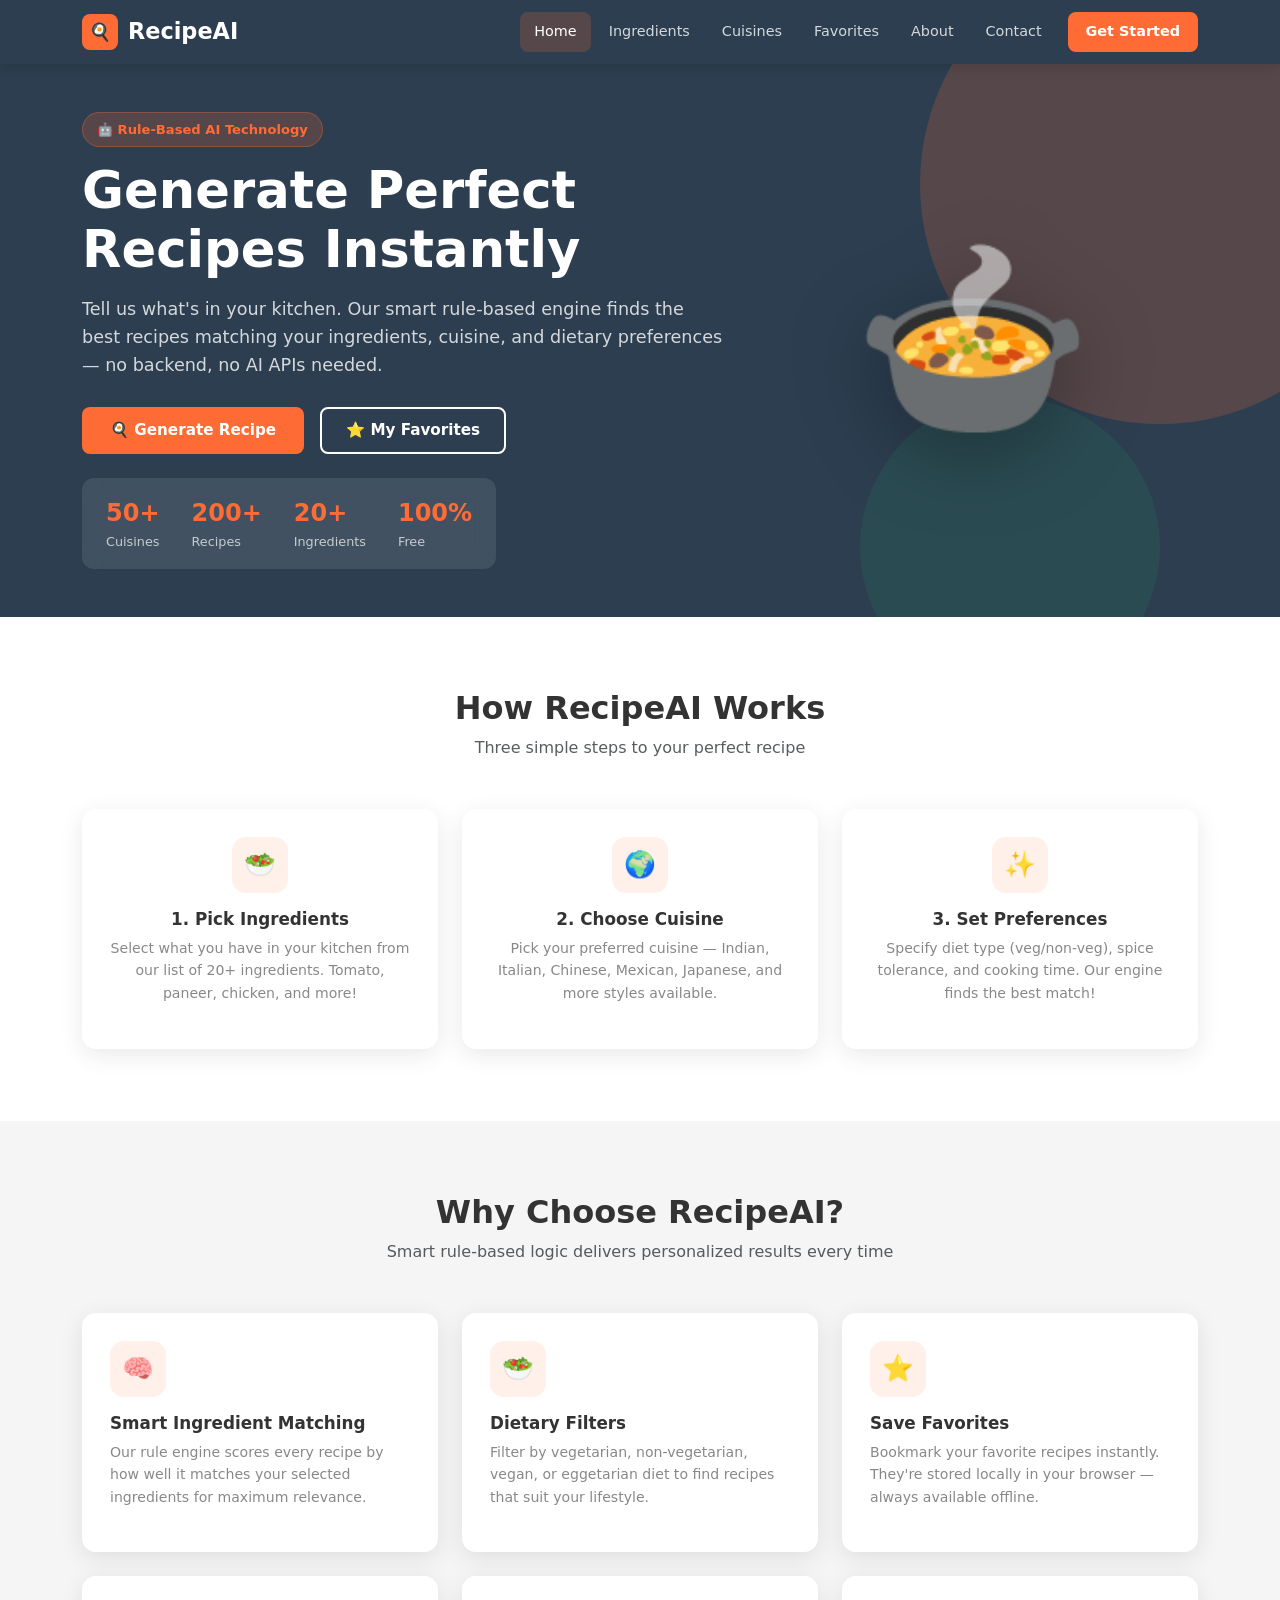
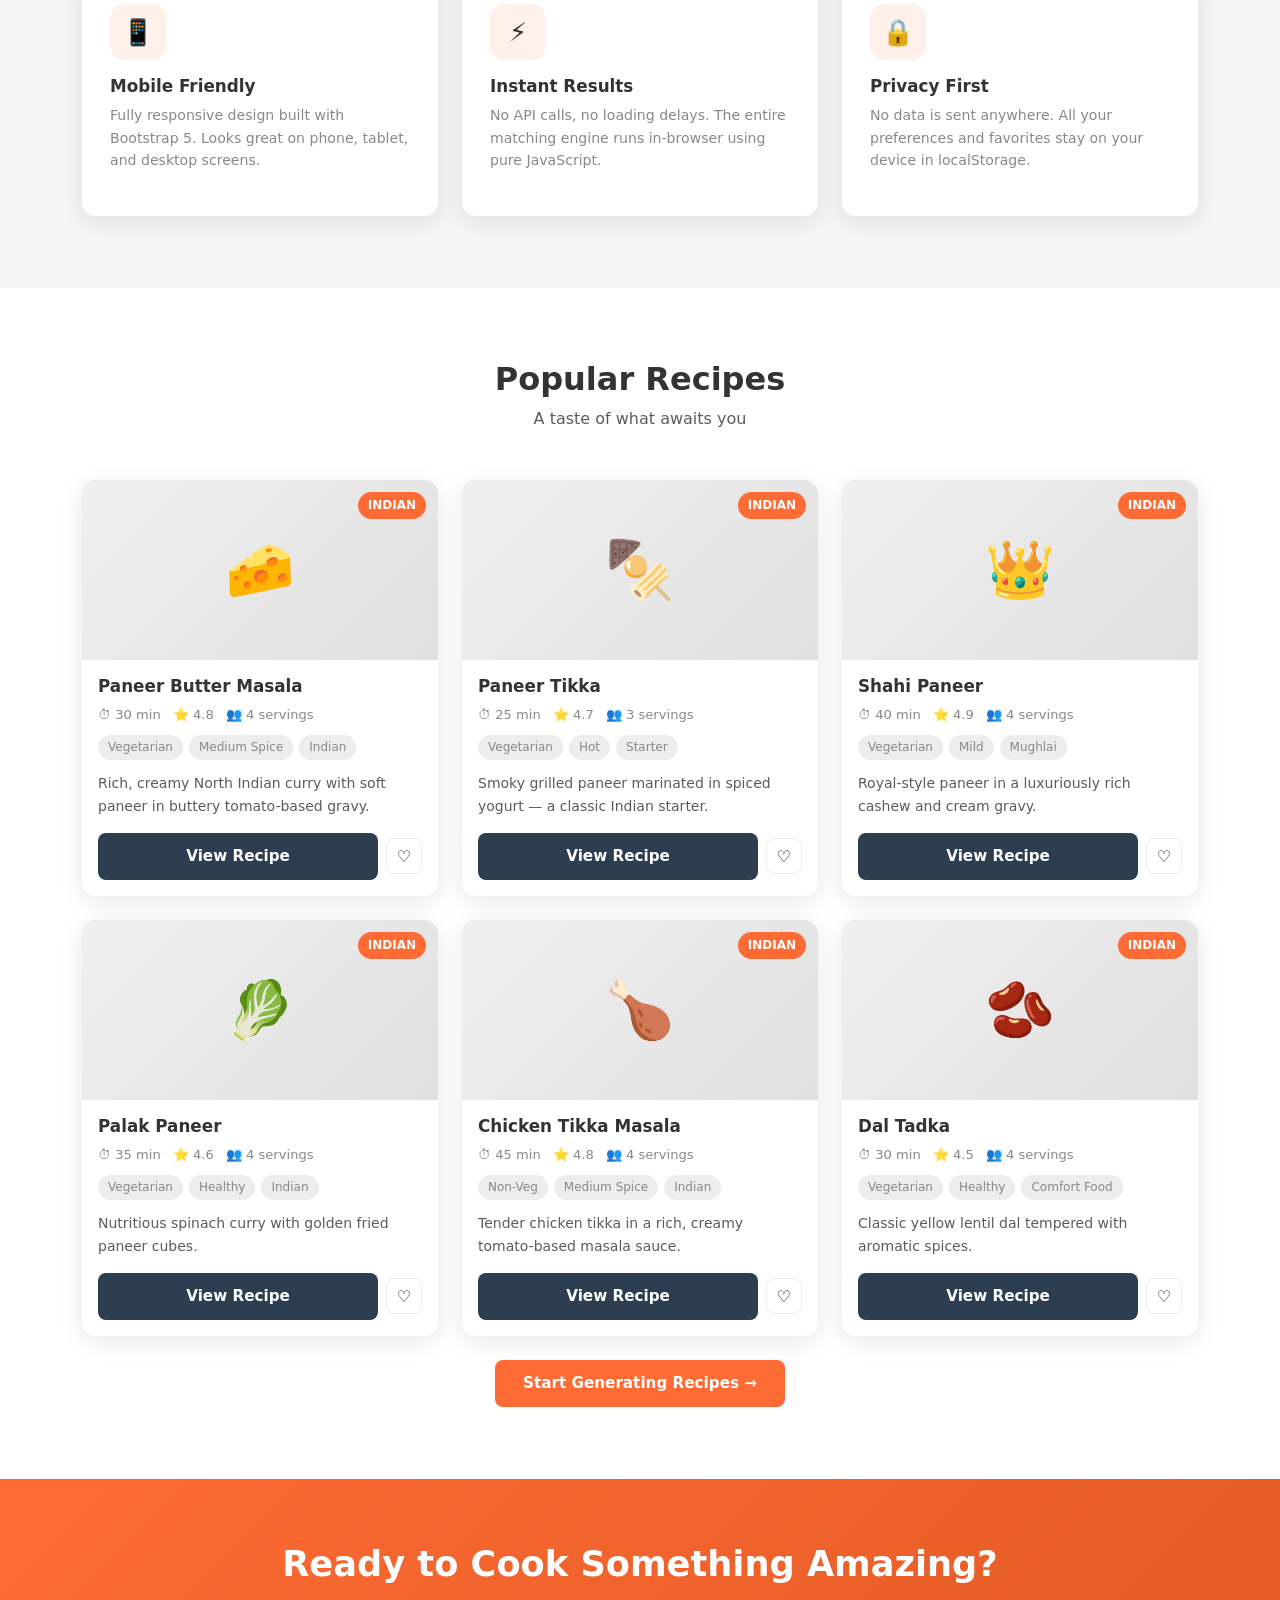
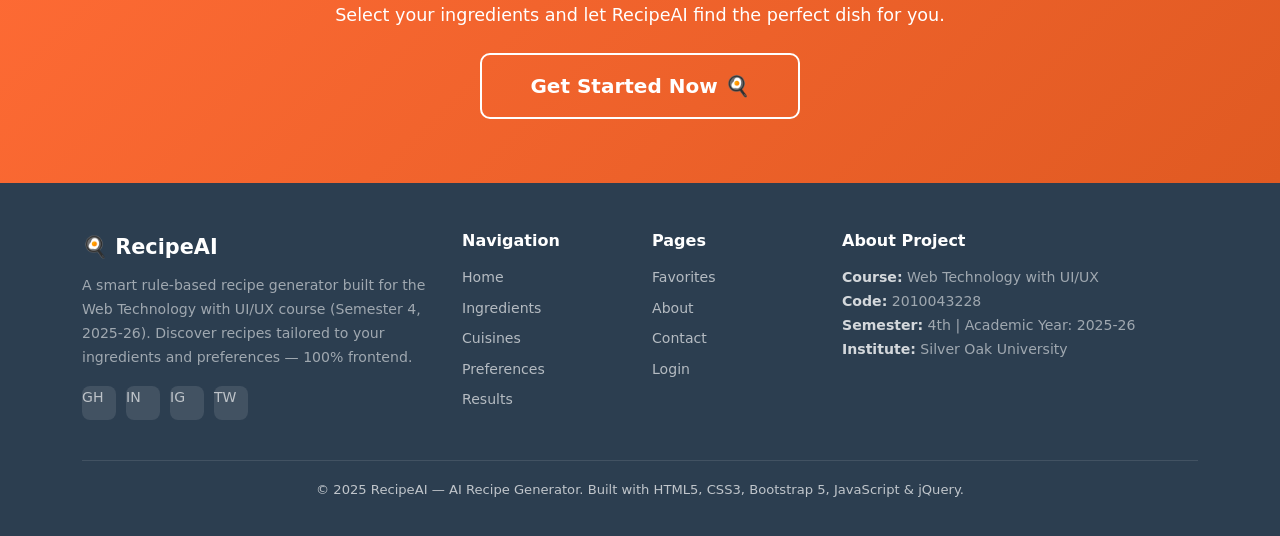
<file: Code/index.html>
<!DOCTYPE html>
<html lang="en">
<head>
  <meta charset="UTF-8">
  <meta name="viewport" content="width=device-width, initial-scale=1.0">
  <title>RecipeAI — AI Recipe Generator</title>
  <link rel="stylesheet" href="https://cdn.jsdelivr.net/npm/bootstrap@5.3.2/dist/css/bootstrap.min.css">
  <link rel="stylesheet" href="assets/css/style.css">
</head>
<body>

  <!-- Navbar -->
  <div data-component="navbar"></div>

  <!-- Hero Section -->
  <section class="hero-section">
    <div class="container position-relative" style="z-index:1">
      <div class="row align-items-center min-vh-75 py-5">
        <div class="col-lg-7">
          <span class="hero-badge">🤖 Rule-Based AI Technology</span>
          <h1>Generate Perfect<br>Recipes Instantly</h1>
          <p>Tell us what's in your kitchen. Our smart rule-based engine finds the best recipes matching your ingredients, cuisine, and dietary preferences — no backend, no AI APIs needed.</p>
          <div class="d-flex gap-3 flex-wrap">
            <a href="ingredients.html" class="btn btn-primary-custom btn-lg">
              🍳 Generate Recipe
            </a>
            <a href="favorites.html" class="btn btn-outline-custom btn-lg text-white border-white">
              ⭐ My Favorites
            </a>
          </div>

          <div class="hero-stats stats-bar mt-4">
            <div class="hero-stat">
              <div class="value"><span class="counter" data-target="50">0</span>+</div>
              <div class="label">Cuisines</div>
            </div>
            <div class="hero-stat">
              <div class="value"><span class="counter" data-target="200">0</span>+</div>
              <div class="label">Recipes</div>
            </div>
            <div class="hero-stat">
              <div class="value"><span class="counter" data-target="20">0</span>+</div>
              <div class="label">Ingredients</div>
            </div>
            <div class="hero-stat">
              <div class="value">100%</div>
              <div class="label">Free</div>
            </div>
          </div>
        </div>

        <div class="col-lg-5 d-none d-lg-flex justify-content-center align-items-center">
          <div style="font-size:12rem;line-height:1;filter:drop-shadow(0 20px 40px rgba(0,0,0,0.3))">🍲</div>
        </div>
      </div>
    </div>
  </section>

  <!-- How It Works -->
  <section class="section-gap bg-white">
    <div class="container">
      <div class="text-center mb-5">
        <h2 class="fw-bold">How RecipeAI Works</h2>
        <p class="text-muted">Three simple steps to your perfect recipe</p>
      </div>
      <div class="row g-4 justify-content-center">
        <div class="col-md-4">
          <div class="feature-card text-center">
            <div class="feature-icon mx-auto">🥗</div>
            <h5>1. Pick Ingredients</h5>
            <p>Select what you have in your kitchen from our list of 20+ ingredients. Tomato, paneer, chicken, and more!</p>
          </div>
        </div>
        <div class="col-md-4">
          <div class="feature-card text-center">
            <div class="feature-icon mx-auto">🌍</div>
            <h5>2. Choose Cuisine</h5>
            <p>Pick your preferred cuisine — Indian, Italian, Chinese, Mexican, Japanese, and more styles available.</p>
          </div>
        </div>
        <div class="col-md-4">
          <div class="feature-card text-center">
            <div class="feature-icon mx-auto">✨</div>
            <h5>3. Set Preferences</h5>
            <p>Specify diet type (veg/non-veg), spice tolerance, and cooking time. Our engine finds the best match!</p>
          </div>
        </div>
      </div>
    </div>
  </section>

  <!-- Features Section -->
  <section class="section-gap">
    <div class="container">
      <div class="text-center mb-5">
        <h2 class="fw-bold">Why Choose RecipeAI?</h2>
        <p class="text-muted">Smart rule-based logic delivers personalized results every time</p>
      </div>
      <div class="row g-4">
        <div class="col-md-6 col-lg-4">
          <div class="feature-card">
            <div class="feature-icon">🧠</div>
            <h5>Smart Ingredient Matching</h5>
            <p>Our rule engine scores every recipe by how well it matches your selected ingredients for maximum relevance.</p>
          </div>
        </div>
        <div class="col-md-6 col-lg-4">
          <div class="feature-card">
            <div class="feature-icon">🥗</div>
            <h5>Dietary Filters</h5>
            <p>Filter by vegetarian, non-vegetarian, vegan, or eggetarian diet to find recipes that suit your lifestyle.</p>
          </div>
        </div>
        <div class="col-md-6 col-lg-4">
          <div class="feature-card">
            <div class="feature-icon">⭐</div>
            <h5>Save Favorites</h5>
            <p>Bookmark your favorite recipes instantly. They're stored locally in your browser — always available offline.</p>
          </div>
        </div>
        <div class="col-md-6 col-lg-4">
          <div class="feature-card">
            <div class="feature-icon">📱</div>
            <h5>Mobile Friendly</h5>
            <p>Fully responsive design built with Bootstrap 5. Looks great on phone, tablet, and desktop screens.</p>
          </div>
        </div>
        <div class="col-md-6 col-lg-4">
          <div class="feature-card">
            <div class="feature-icon">⚡</div>
            <h5>Instant Results</h5>
            <p>No API calls, no loading delays. The entire matching engine runs in-browser using pure JavaScript.</p>
          </div>
        </div>
        <div class="col-md-6 col-lg-4">
          <div class="feature-card">
            <div class="feature-icon">🔒</div>
            <h5>Privacy First</h5>
            <p>No data is sent anywhere. All your preferences and favorites stay on your device in localStorage.</p>
          </div>
        </div>
      </div>
    </div>
  </section>

  <!-- Popular Recipes Preview -->
  <section class="section-gap bg-white">
    <div class="container">
      <div class="text-center mb-5">
        <h2 class="fw-bold">Popular Recipes</h2>
        <p class="text-muted">A taste of what awaits you</p>
      </div>
      <div class="row g-4" id="popularRecipes"></div>
      <div class="text-center mt-4">
        <a href="ingredients.html" class="btn btn-primary-custom btn-lg">Start Generating Recipes →</a>
      </div>
    </div>
  </section>

  <!-- CTA Banner -->
  <section style="background:linear-gradient(135deg,#FF6B35,#e05a22);padding:64px 0;">
    <div class="container text-center text-white">
      <h2 class="fw-bold mb-3" style="font-size:2.2rem">Ready to Cook Something Amazing?</h2>
      <p class="mb-4 opacity-90" style="font-size:1.1rem">Select your ingredients and let RecipeAI find the perfect dish for you.</p>
      <a href="ingredients.html" class="btn btn-lg text-white border-2 border-white fw-bold px-5 py-3"
         style="border:2px solid white;border-radius:10px">
        Get Started Now 🍳
      </a>
    </div>
  </section>

  <!-- Footer -->
  <div data-component="footer"></div>

  <!-- Scripts -->
  <script src="https://cdn.jsdelivr.net/npm/bootstrap@5.3.2/dist/js/bootstrap.bundle.min.js"></script>
  <script src="https://code.jquery.com/jquery-3.7.1.min.js"></script>
  <script src="assets/js/recipes-data.js"></script>
  <script src="assets/js/components.js"></script>
  <script src="assets/js/app.js"></script>
  <script>
    // Render popular recipes on home page
    $(document).ready(function () {
      const popular = RECIPES_DB.slice(0, 6);
      popular.forEach(recipe => {
        const isFav = JSON.parse(localStorage.getItem("recipeai_favorites") || "[]").includes(recipe.id);
        $("#popularRecipes").append(`
          <div class="col-md-6 col-lg-4">
            <div class="recipe-card">
              <div class="card-img-wrap">
                <span>${recipe.emoji}</span>
                <span class="match-badge">${recipe.cuisine.toUpperCase()}</span>
              </div>
              <div class="card-body">
                <h5 class="card-title">${recipe.name}</h5>
                <div class="card-meta">
                  <span>⏱ ${recipe.time} min</span>
                  <span>⭐ ${recipe.rating}</span>
                  <span>👥 ${recipe.servings} servings</span>
                </div>
                <div class="card-tags">
                  ${recipe.tags.map(t => `<span class="card-tag">${t}</span>`).join("")}
                </div>
                <p class="text-muted small mb-3">${recipe.description}</p>
                <div class="card-actions">
                  <button class="btn btn-sm btn-secondary-custom flex-grow-1"
                    onclick="location.href='recipe-detail.html?id=${recipe.id}'">View Recipe</button>
                  <button class="fav-btn ${isFav ? 'active' : ''}" data-id="${recipe.id}">${isFav ? '❤️' : '♡'}</button>
                </div>
              </div>
            </div>
          </div>`);
      });
    });
  </script>
</body>
</html>
</file>
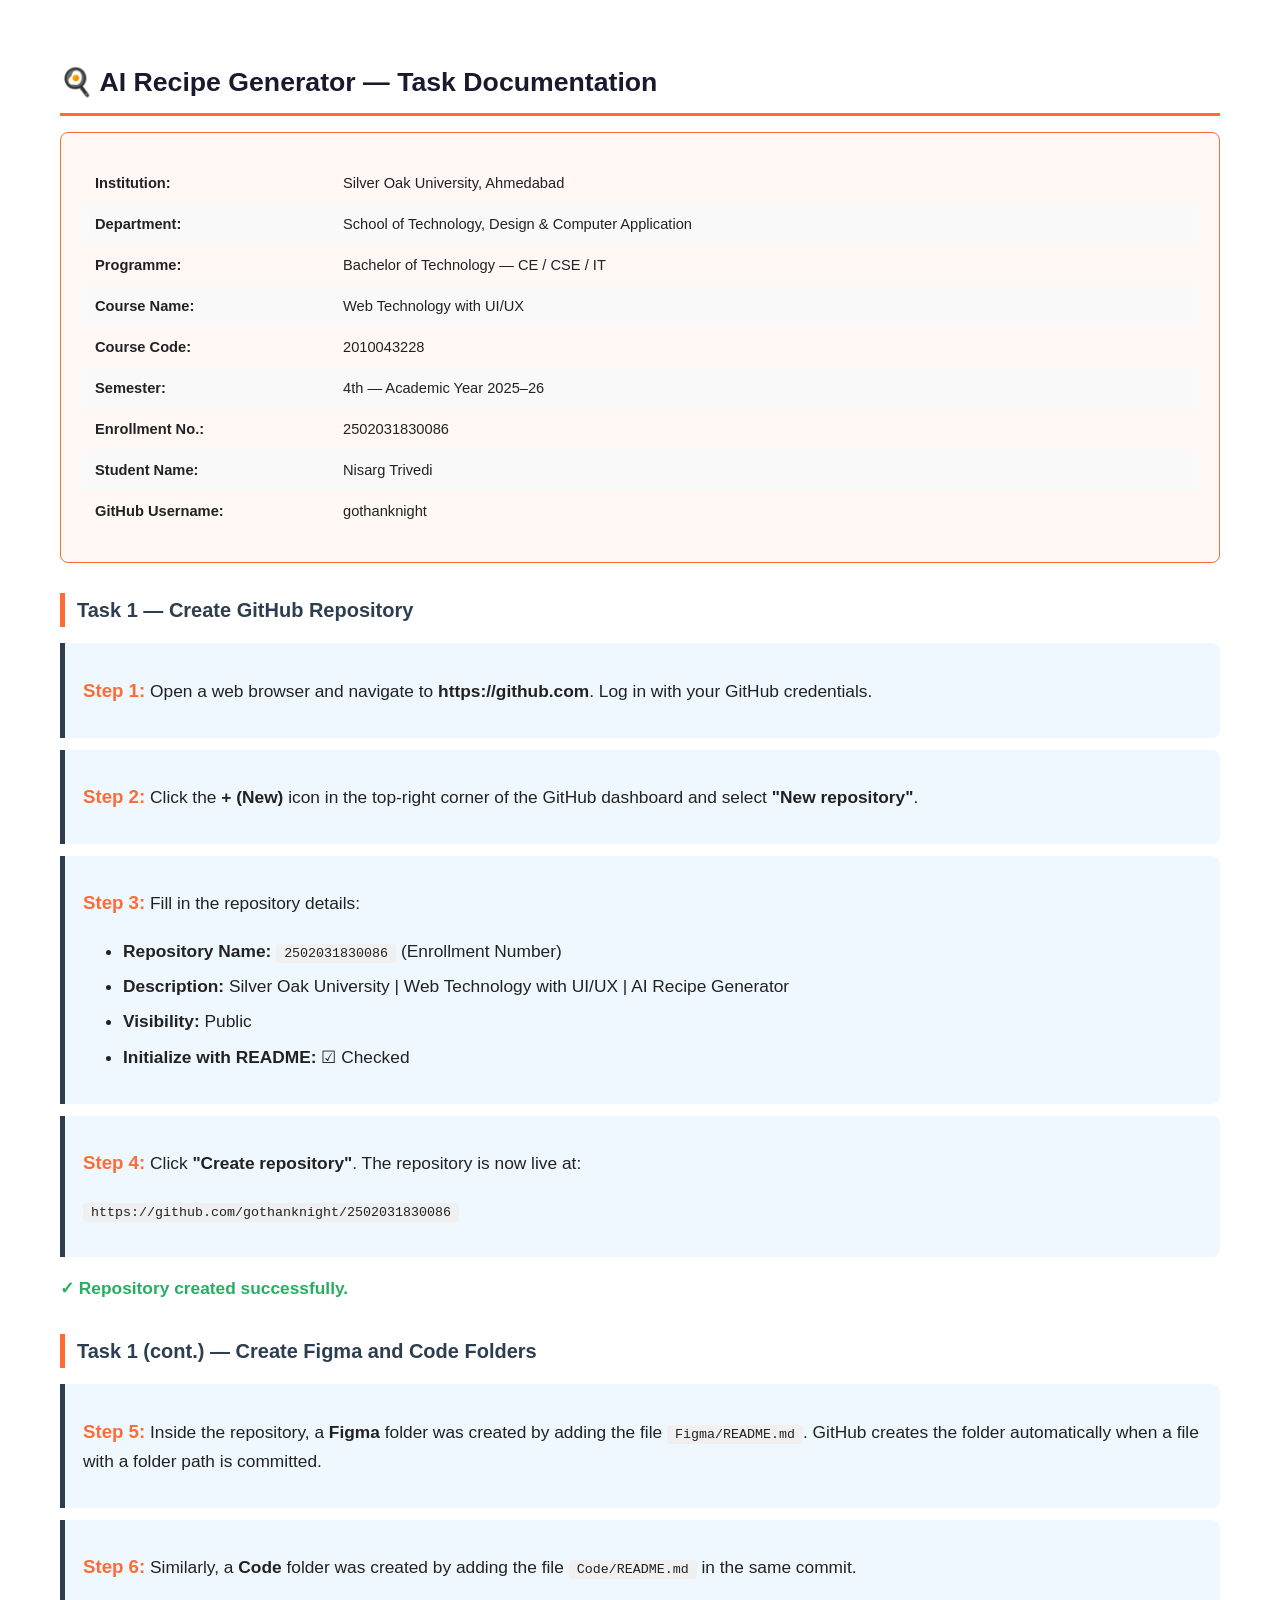
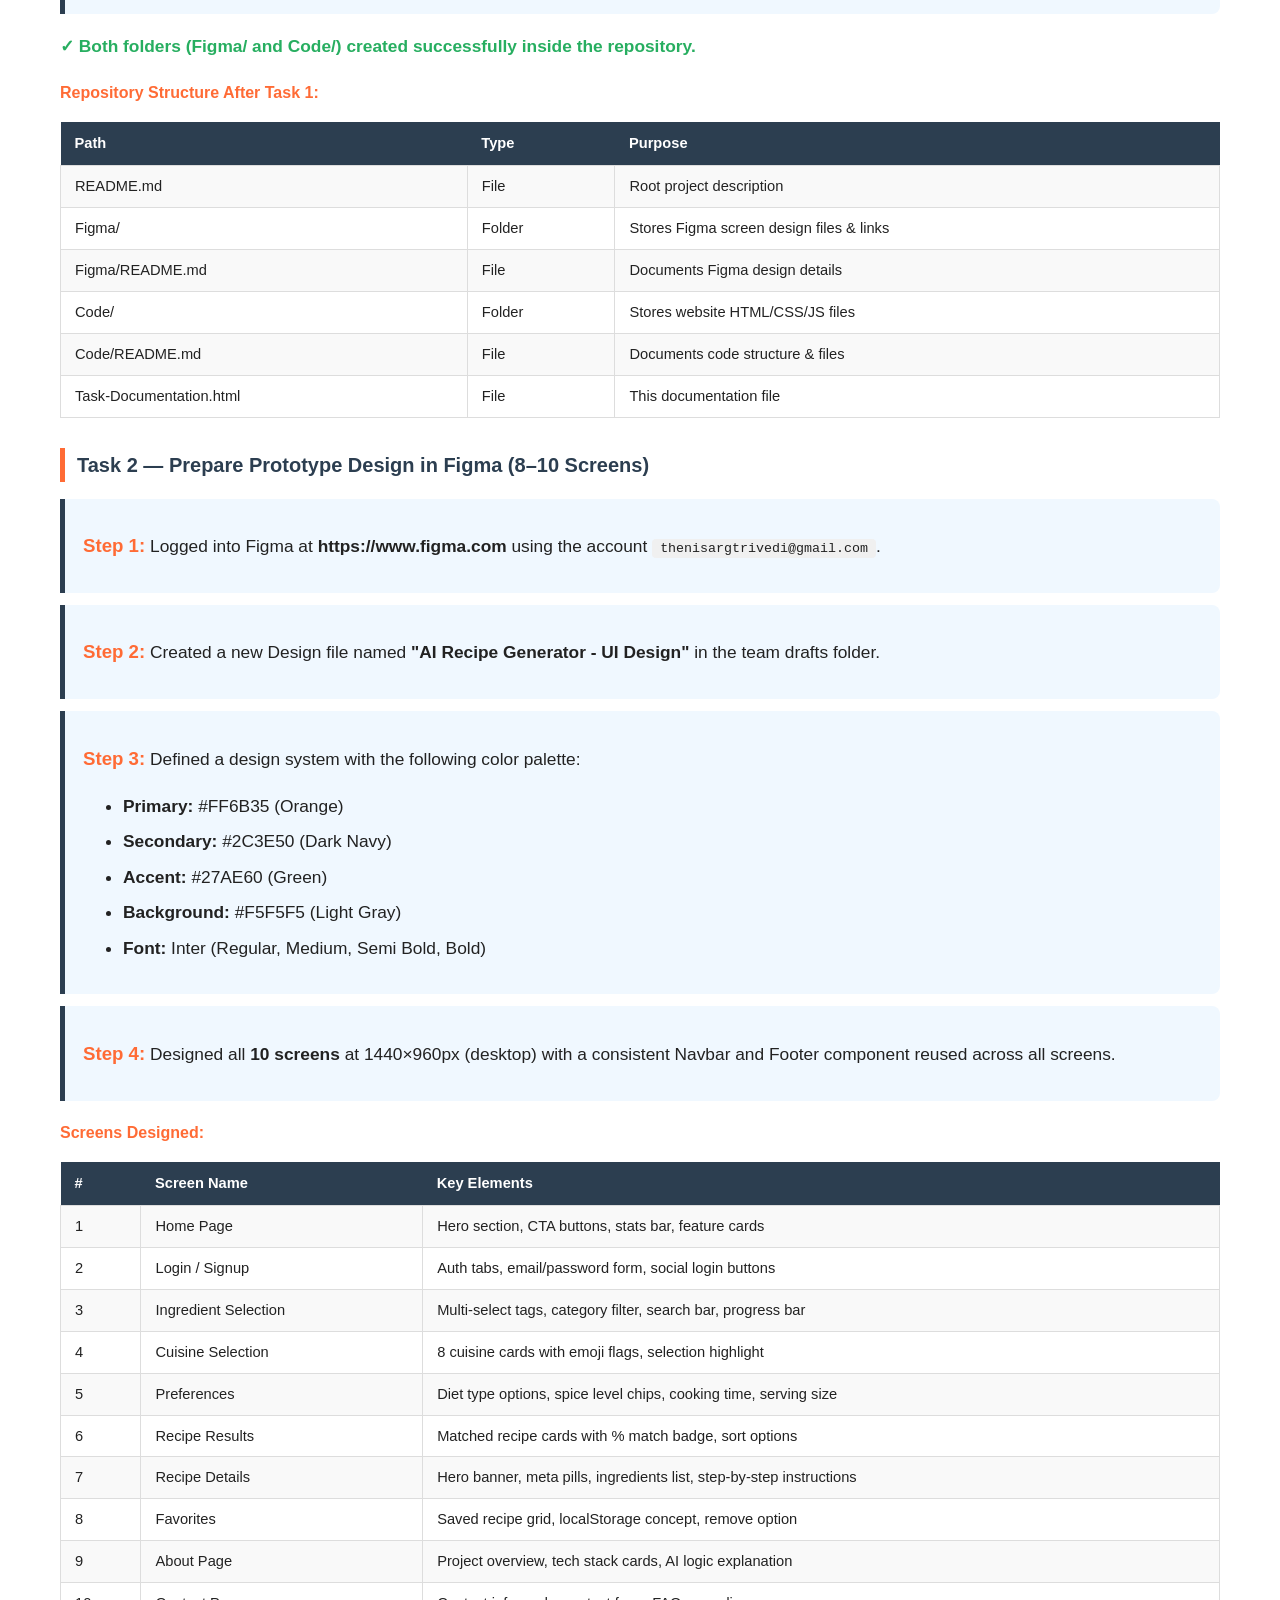
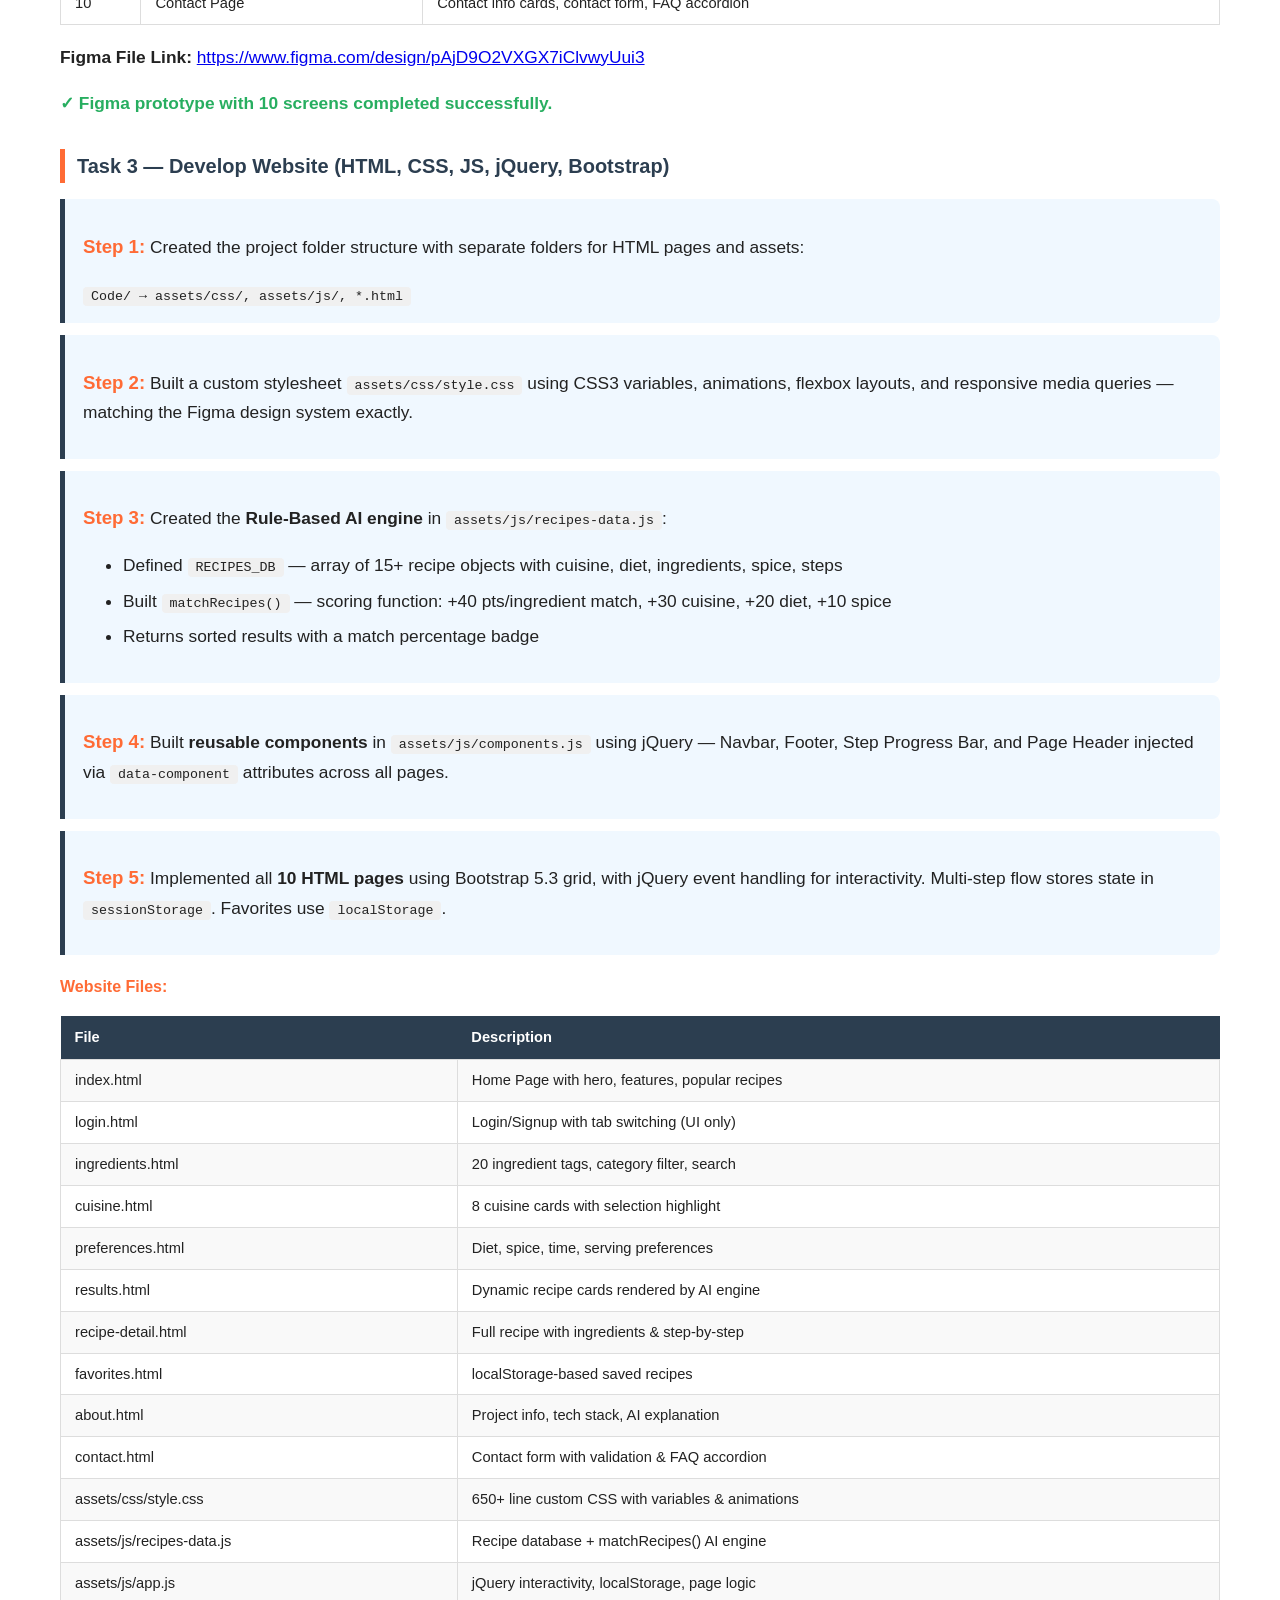
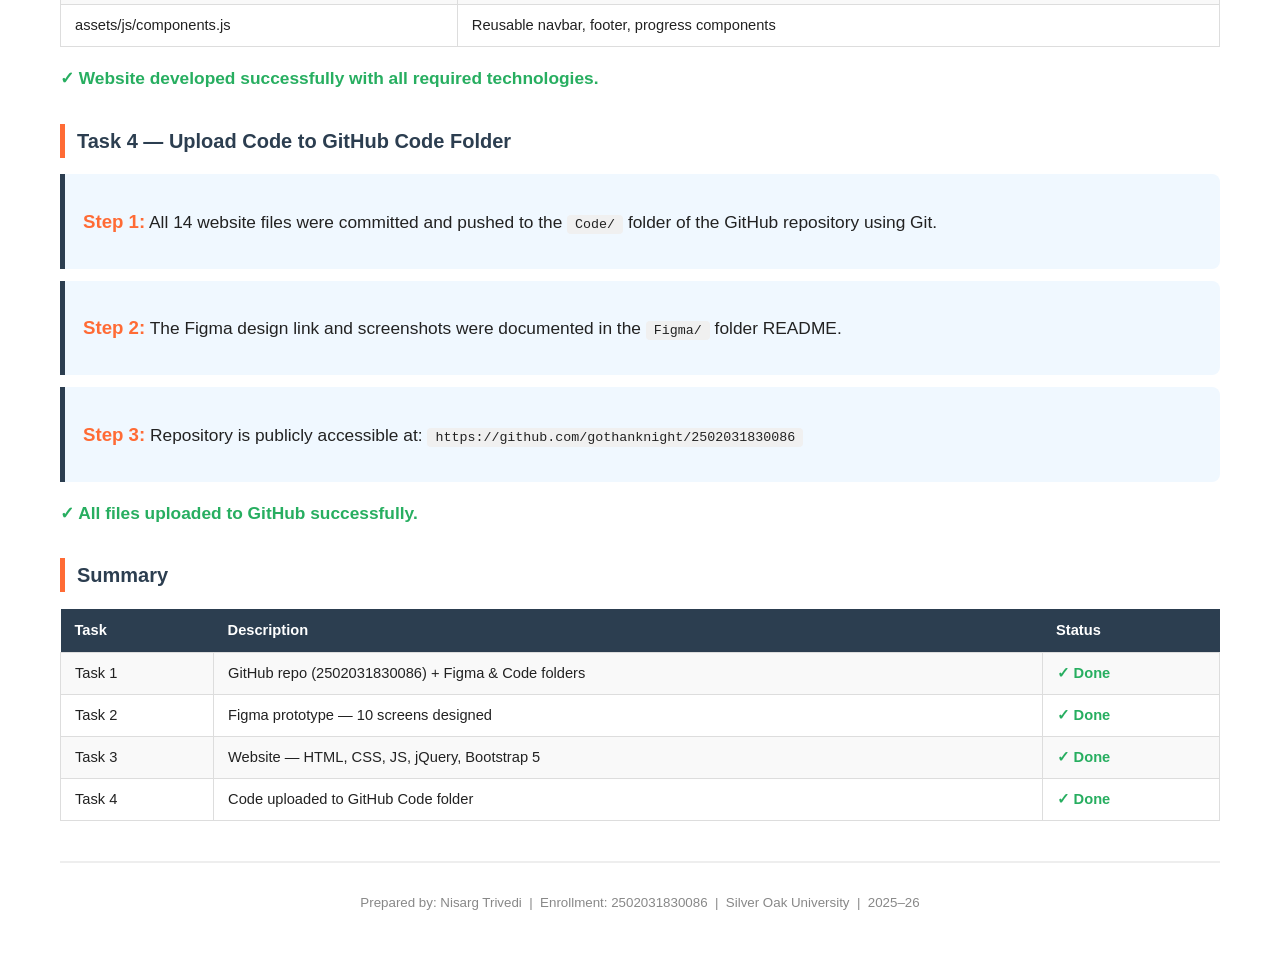
<file: Task-Documentation.html>
<!DOCTYPE html>
<html lang="en">
<head>
<meta charset="UTF-8">
<style>
  body { font-family: 'Calibri', Arial, sans-serif; margin: 60px; color: #222; line-height: 1.7; font-size: 13pt; }
  h1 { font-size: 20pt; color: #1a1a2e; border-bottom: 3px solid #FF6B35; padding-bottom: 8px; margin-bottom: 6px; }
  h2 { font-size: 15pt; color: #2C3E50; margin-top: 30px; border-left: 5px solid #FF6B35; padding-left: 12px; }
  h3 { font-size: 12pt; color: #FF6B35; margin-top: 18px; }
  table { border-collapse: collapse; width: 100%; margin: 14px 0; font-size: 11pt; }
  th { background: #2C3E50; color: white; padding: 9px 14px; text-align: left; }
  td { padding: 8px 14px; border: 1px solid #ddd; }
  tr:nth-child(even) td { background: #f9f9f9; }
  .info-box { background: #fff8f5; border: 1.5px solid #FF6B35; border-radius: 8px; padding: 16px 20px; margin: 16px 0; }
  .step-box { background: #f0f8ff; border-left: 5px solid #2C3E50; padding: 14px 18px; margin: 12px 0; border-radius: 0 8px 8px 0; }
  .step-num { font-weight: bold; color: #FF6B35; font-size: 14pt; }
  code { background: #f0f0f0; padding: 2px 8px; border-radius: 4px; font-size: 10pt; font-family: Consolas, monospace; }
  .green { color: #27AE60; font-weight: bold; }
  .footer-doc { margin-top: 40px; border-top: 2px solid #eee; padding-top: 16px; font-size: 10pt; color: #888; text-align: center; }
  ul li { margin-bottom: 6px; }
</style>
</head>
<body>

<h1>&#127859; AI Recipe Generator — Task Documentation</h1>

<div class="info-box">
  <table style="border:none;width:100%">
    <tr><td style="border:none;font-weight:bold;width:220px">Institution:</td><td style="border:none">Silver Oak University, Ahmedabad</td></tr>
    <tr><td style="border:none;font-weight:bold">Department:</td><td style="border:none">School of Technology, Design &amp; Computer Application</td></tr>
    <tr><td style="border:none;font-weight:bold">Programme:</td><td style="border:none">Bachelor of Technology — CE / CSE / IT</td></tr>
    <tr><td style="border:none;font-weight:bold">Course Name:</td><td style="border:none">Web Technology with UI/UX</td></tr>
    <tr><td style="border:none;font-weight:bold">Course Code:</td><td style="border:none">2010043228</td></tr>
    <tr><td style="border:none;font-weight:bold">Semester:</td><td style="border:none">4th &mdash; Academic Year 2025–26</td></tr>
    <tr><td style="border:none;font-weight:bold">Enrollment No.:</td><td style="border:none">2502031830086</td></tr>
    <tr><td style="border:none;font-weight:bold">Student Name:</td><td style="border:none">Nisarg Trivedi</td></tr>
    <tr><td style="border:none;font-weight:bold">GitHub Username:</td><td style="border:none">gothanknight</td></tr>
  </table>
</div>

<!-- ═══════════════════════════════════════ -->
<h2>Task 1 — Create GitHub Repository</h2>

<div class="step-box">
  <p><span class="step-num">Step 1:</span> Open a web browser and navigate to <strong>https://github.com</strong>. Log in with your GitHub credentials.</p>
</div>

<div class="step-box">
  <p><span class="step-num">Step 2:</span> Click the <strong>&#43; (New)</strong> icon in the top-right corner of the GitHub dashboard and select <strong>"New repository"</strong>.</p>
</div>

<div class="step-box">
  <p><span class="step-num">Step 3:</span> Fill in the repository details:</p>
  <ul>
    <li><strong>Repository Name:</strong> <code>2502031830086</code> (Enrollment Number)</li>
    <li><strong>Description:</strong> Silver Oak University | Web Technology with UI/UX | AI Recipe Generator</li>
    <li><strong>Visibility:</strong> Public</li>
    <li><strong>Initialize with README:</strong> &#9745; Checked</li>
  </ul>
</div>

<div class="step-box">
  <p><span class="step-num">Step 4:</span> Click <strong>"Create repository"</strong>. The repository is now live at:</p>
  <p><code>https://github.com/gothanknight/2502031830086</code></p>
</div>

<p class="green">&#10003; Repository created successfully.</p>

<!-- ═══════════════════════════════════════ -->
<h2>Task 1 (cont.) — Create Figma and Code Folders</h2>

<div class="step-box">
  <p><span class="step-num">Step 5:</span> Inside the repository, a <strong>Figma</strong> folder was created by adding the file <code>Figma/README.md</code>. GitHub creates the folder automatically when a file with a folder path is committed.</p>
</div>

<div class="step-box">
  <p><span class="step-num">Step 6:</span> Similarly, a <strong>Code</strong> folder was created by adding the file <code>Code/README.md</code> in the same commit.</p>
</div>

<p class="green">&#10003; Both folders (Figma/ and Code/) created successfully inside the repository.</p>

<h3>Repository Structure After Task 1:</h3>
<table>
  <tr><th>Path</th><th>Type</th><th>Purpose</th></tr>
  <tr><td>README.md</td><td>File</td><td>Root project description</td></tr>
  <tr><td>Figma/</td><td>Folder</td><td>Stores Figma screen design files &amp; links</td></tr>
  <tr><td>Figma/README.md</td><td>File</td><td>Documents Figma design details</td></tr>
  <tr><td>Code/</td><td>Folder</td><td>Stores website HTML/CSS/JS files</td></tr>
  <tr><td>Code/README.md</td><td>File</td><td>Documents code structure &amp; files</td></tr>
  <tr><td>Task-Documentation.html</td><td>File</td><td>This documentation file</td></tr>
</table>

<!-- ═══════════════════════════════════════ -->
<h2>Task 2 — Prepare Prototype Design in Figma (8–10 Screens)</h2>

<div class="step-box">
  <p><span class="step-num">Step 1:</span> Logged into Figma at <strong>https://www.figma.com</strong> using the account <code>thenisargtrivedi@gmail.com</code>.</p>
</div>

<div class="step-box">
  <p><span class="step-num">Step 2:</span> Created a new Design file named <strong>"AI Recipe Generator - UI Design"</strong> in the team drafts folder.</p>
</div>

<div class="step-box">
  <p><span class="step-num">Step 3:</span> Defined a design system with the following color palette:</p>
  <ul>
    <li><strong>Primary:</strong> #FF6B35 (Orange)</li>
    <li><strong>Secondary:</strong> #2C3E50 (Dark Navy)</li>
    <li><strong>Accent:</strong> #27AE60 (Green)</li>
    <li><strong>Background:</strong> #F5F5F5 (Light Gray)</li>
    <li><strong>Font:</strong> Inter (Regular, Medium, Semi Bold, Bold)</li>
  </ul>
</div>

<div class="step-box">
  <p><span class="step-num">Step 4:</span> Designed all <strong>10 screens</strong> at 1440×960px (desktop) with a consistent Navbar and Footer component reused across all screens.</p>
</div>

<h3>Screens Designed:</h3>
<table>
  <tr><th>#</th><th>Screen Name</th><th>Key Elements</th></tr>
  <tr><td>1</td><td>Home Page</td><td>Hero section, CTA buttons, stats bar, feature cards</td></tr>
  <tr><td>2</td><td>Login / Signup</td><td>Auth tabs, email/password form, social login buttons</td></tr>
  <tr><td>3</td><td>Ingredient Selection</td><td>Multi-select tags, category filter, search bar, progress bar</td></tr>
  <tr><td>4</td><td>Cuisine Selection</td><td>8 cuisine cards with emoji flags, selection highlight</td></tr>
  <tr><td>5</td><td>Preferences</td><td>Diet type options, spice level chips, cooking time, serving size</td></tr>
  <tr><td>6</td><td>Recipe Results</td><td>Matched recipe cards with % match badge, sort options</td></tr>
  <tr><td>7</td><td>Recipe Details</td><td>Hero banner, meta pills, ingredients list, step-by-step instructions</td></tr>
  <tr><td>8</td><td>Favorites</td><td>Saved recipe grid, localStorage concept, remove option</td></tr>
  <tr><td>9</td><td>About Page</td><td>Project overview, tech stack cards, AI logic explanation</td></tr>
  <tr><td>10</td><td>Contact Page</td><td>Contact info cards, contact form, FAQ accordion</td></tr>
</table>

<p><strong>Figma File Link:</strong> <a href="https://www.figma.com/design/pAjD9O2VXGX7iClvwyUui3">https://www.figma.com/design/pAjD9O2VXGX7iClvwyUui3</a></p>
<p class="green">&#10003; Figma prototype with 10 screens completed successfully.</p>

<!-- ═══════════════════════════════════════ -->
<h2>Task 3 — Develop Website (HTML, CSS, JS, jQuery, Bootstrap)</h2>

<div class="step-box">
  <p><span class="step-num">Step 1:</span> Created the project folder structure with separate folders for HTML pages and assets:</p>
  <code>Code/ &rarr; assets/css/, assets/js/, *.html</code>
</div>

<div class="step-box">
  <p><span class="step-num">Step 2:</span> Built a custom stylesheet <code>assets/css/style.css</code> using CSS3 variables, animations, flexbox layouts, and responsive media queries — matching the Figma design system exactly.</p>
</div>

<div class="step-box">
  <p><span class="step-num">Step 3:</span> Created the <strong>Rule-Based AI engine</strong> in <code>assets/js/recipes-data.js</code>:</p>
  <ul>
    <li>Defined <code>RECIPES_DB</code> — array of 15+ recipe objects with cuisine, diet, ingredients, spice, steps</li>
    <li>Built <code>matchRecipes()</code> — scoring function: +40 pts/ingredient match, +30 cuisine, +20 diet, +10 spice</li>
    <li>Returns sorted results with a match percentage badge</li>
  </ul>
</div>

<div class="step-box">
  <p><span class="step-num">Step 4:</span> Built <strong>reusable components</strong> in <code>assets/js/components.js</code> using jQuery — Navbar, Footer, Step Progress Bar, and Page Header injected via <code>data-component</code> attributes across all pages.</p>
</div>

<div class="step-box">
  <p><span class="step-num">Step 5:</span> Implemented all <strong>10 HTML pages</strong> using Bootstrap 5.3 grid, with jQuery event handling for interactivity. Multi-step flow stores state in <code>sessionStorage</code>. Favorites use <code>localStorage</code>.</p>
</div>

<h3>Website Files:</h3>
<table>
  <tr><th>File</th><th>Description</th></tr>
  <tr><td>index.html</td><td>Home Page with hero, features, popular recipes</td></tr>
  <tr><td>login.html</td><td>Login/Signup with tab switching (UI only)</td></tr>
  <tr><td>ingredients.html</td><td>20 ingredient tags, category filter, search</td></tr>
  <tr><td>cuisine.html</td><td>8 cuisine cards with selection highlight</td></tr>
  <tr><td>preferences.html</td><td>Diet, spice, time, serving preferences</td></tr>
  <tr><td>results.html</td><td>Dynamic recipe cards rendered by AI engine</td></tr>
  <tr><td>recipe-detail.html</td><td>Full recipe with ingredients &amp; step-by-step</td></tr>
  <tr><td>favorites.html</td><td>localStorage-based saved recipes</td></tr>
  <tr><td>about.html</td><td>Project info, tech stack, AI explanation</td></tr>
  <tr><td>contact.html</td><td>Contact form with validation &amp; FAQ accordion</td></tr>
  <tr><td>assets/css/style.css</td><td>650+ line custom CSS with variables &amp; animations</td></tr>
  <tr><td>assets/js/recipes-data.js</td><td>Recipe database + matchRecipes() AI engine</td></tr>
  <tr><td>assets/js/app.js</td><td>jQuery interactivity, localStorage, page logic</td></tr>
  <tr><td>assets/js/components.js</td><td>Reusable navbar, footer, progress components</td></tr>
</table>

<p class="green">&#10003; Website developed successfully with all required technologies.</p>

<!-- ═══════════════════════════════════════ -->
<h2>Task 4 — Upload Code to GitHub Code Folder</h2>

<div class="step-box">
  <p><span class="step-num">Step 1:</span> All 14 website files were committed and pushed to the <code>Code/</code> folder of the GitHub repository using Git.</p>
</div>

<div class="step-box">
  <p><span class="step-num">Step 2:</span> The Figma design link and screenshots were documented in the <code>Figma/</code> folder README.</p>
</div>

<div class="step-box">
  <p><span class="step-num">Step 3:</span> Repository is publicly accessible at: <code>https://github.com/gothanknight/2502031830086</code></p>
</div>

<p class="green">&#10003; All files uploaded to GitHub successfully.</p>

<!-- ═══════════════════════════════════════ -->
<h2>Summary</h2>
<table>
  <tr><th>Task</th><th>Description</th><th>Status</th></tr>
  <tr><td>Task 1</td><td>GitHub repo (2502031830086) + Figma &amp; Code folders</td><td class="green">&#10003; Done</td></tr>
  <tr><td>Task 2</td><td>Figma prototype — 10 screens designed</td><td class="green">&#10003; Done</td></tr>
  <tr><td>Task 3</td><td>Website — HTML, CSS, JS, jQuery, Bootstrap 5</td><td class="green">&#10003; Done</td></tr>
  <tr><td>Task 4</td><td>Code uploaded to GitHub Code folder</td><td class="green">&#10003; Done</td></tr>
</table>

<div class="footer-doc">
  <p>Prepared by: Nisarg Trivedi &nbsp;|&nbsp; Enrollment: 2502031830086 &nbsp;|&nbsp; Silver Oak University &nbsp;|&nbsp; 2025–26</p>
</div>

</body>
</html>
</file>
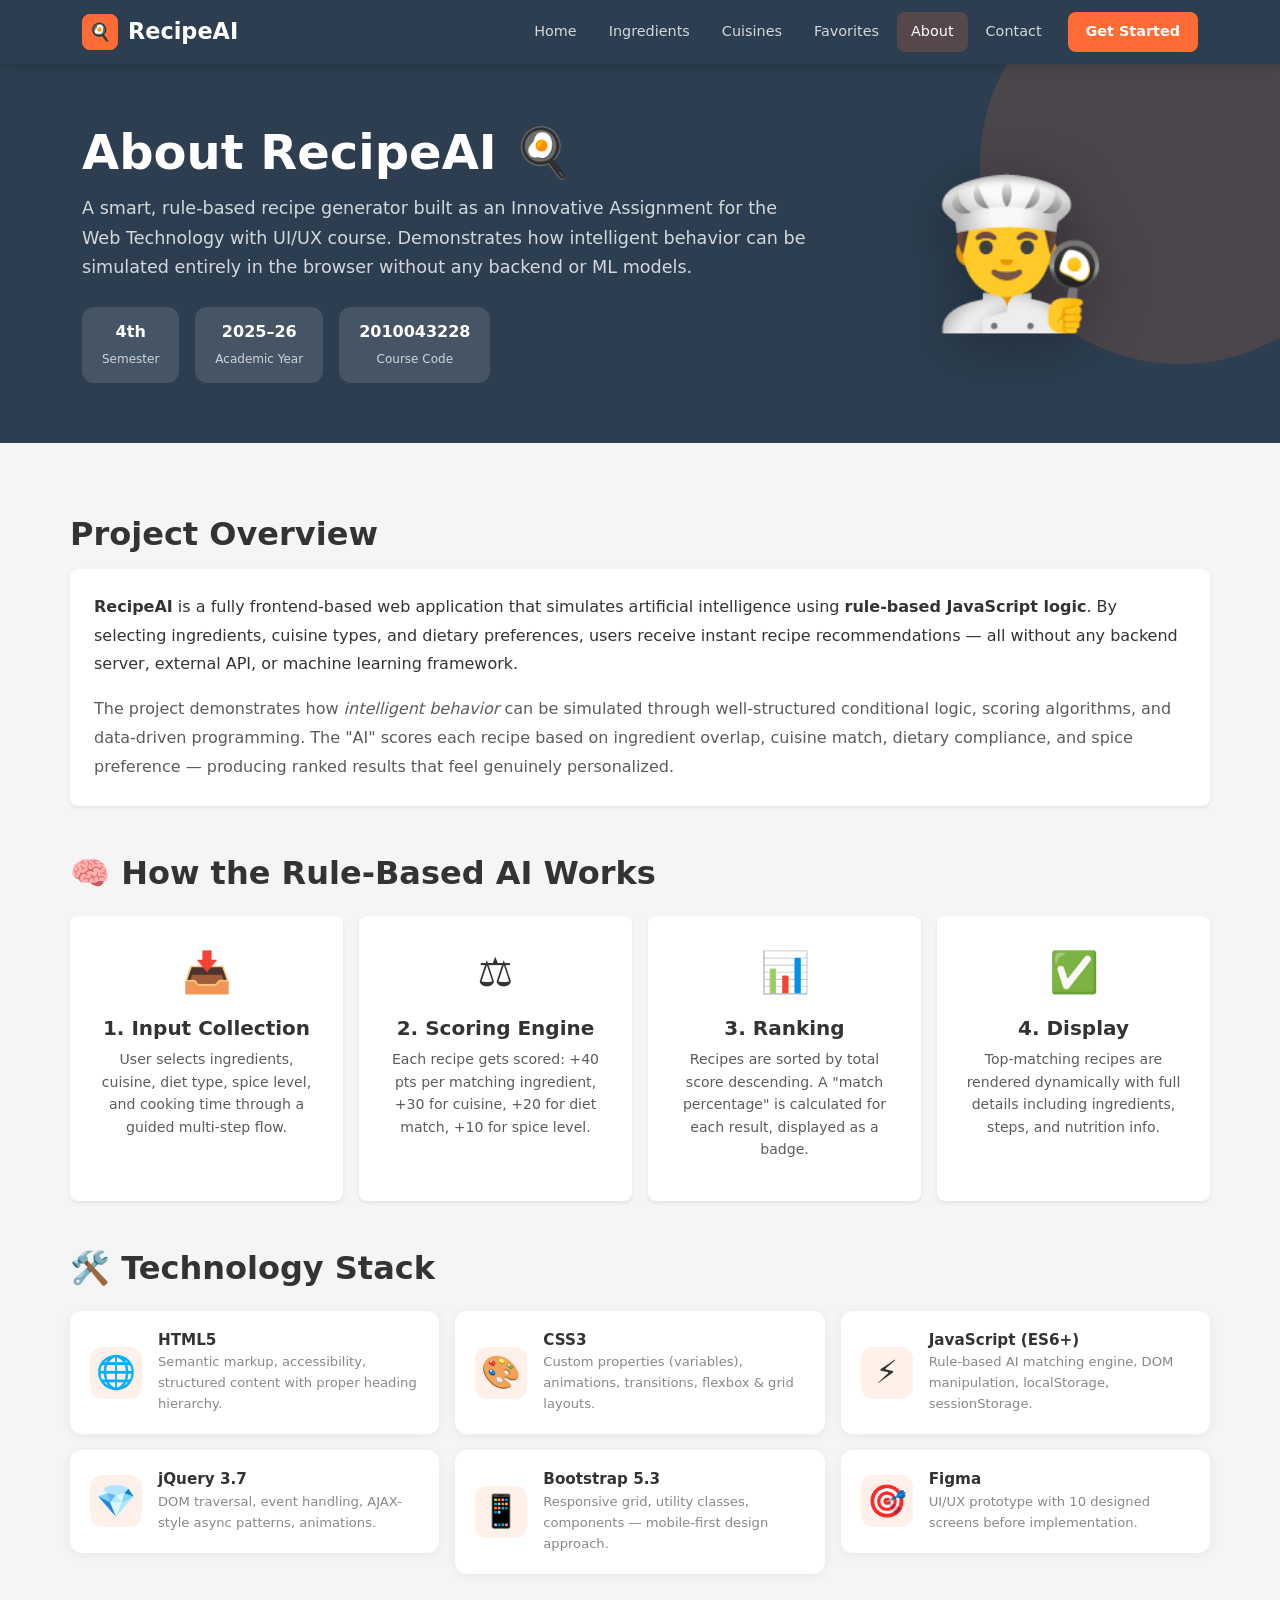
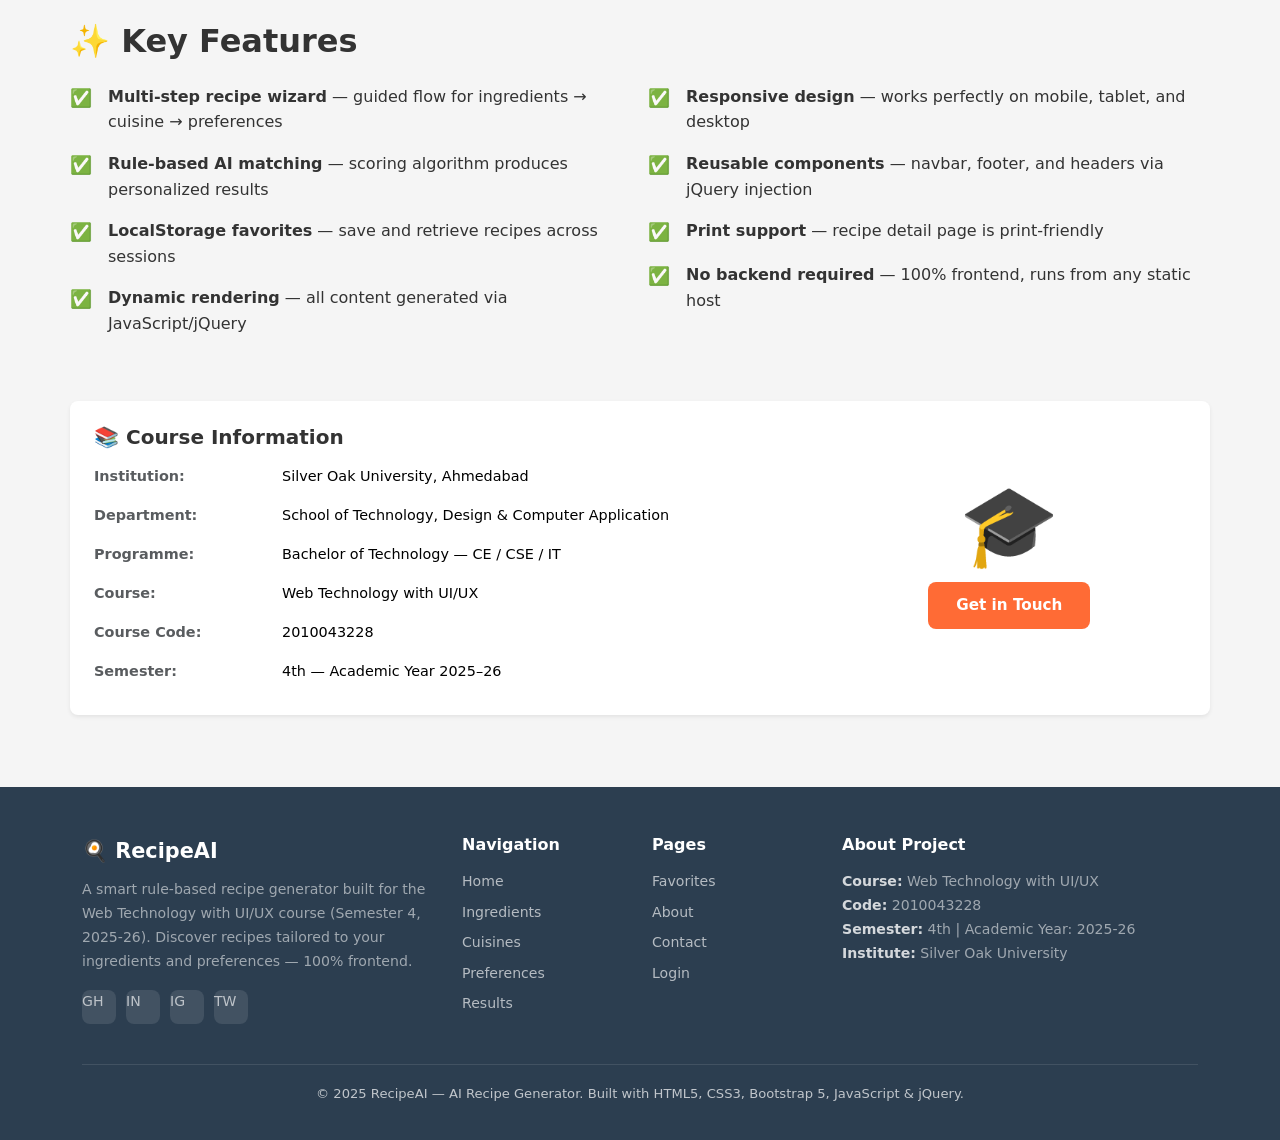
<file: Code/about.html>
<!DOCTYPE html>
<html lang="en">
<head>
  <meta charset="UTF-8">
  <meta name="viewport" content="width=device-width, initial-scale=1.0">
  <title>About — RecipeAI</title>
  <link rel="stylesheet" href="https://cdn.jsdelivr.net/npm/bootstrap@5.3.2/dist/css/bootstrap.min.css">
  <link rel="stylesheet" href="assets/css/style.css">
</head>
<body>

  <div data-component="navbar"></div>

  <!-- Hero -->
  <section class="recipe-detail-hero" style="padding:60px 0;">
    <div class="container position-relative" style="z-index:1">
      <div class="row align-items-center g-4">
        <div class="col-lg-8">
          <h1 style="font-size:3rem;font-weight:800;">About RecipeAI 🍳</h1>
          <p style="font-size:1.1rem;color:rgba(255,255,255,0.8);margin-top:12px;line-height:1.7">
            A smart, rule-based recipe generator built as an Innovative Assignment for
            the Web Technology with UI/UX course. Demonstrates how intelligent behavior
            can be simulated entirely in the browser without any backend or ML models.
          </p>
          <div class="d-flex flex-wrap gap-3 mt-4">
            <div class="meta-pill"><span class="meta-value">4th</span><span class="meta-label">Semester</span></div>
            <div class="meta-pill"><span class="meta-value">2025–26</span><span class="meta-label">Academic Year</span></div>
            <div class="meta-pill"><span class="meta-value">2010043228</span><span class="meta-label">Course Code</span></div>
          </div>
        </div>
        <div class="col-lg-4 d-none d-lg-flex justify-content-center">
          <div style="font-size:9rem;filter:drop-shadow(0 10px 30px rgba(0,0,0,0.3))">👨‍🍳</div>
        </div>
      </div>
    </div>
  </section>

  <div class="container section-gap">

    <!-- Project Overview -->
    <div class="row g-4 mb-5">
      <div class="col-12">
        <h2 class="fw-bold mb-3">Project Overview</h2>
        <div class="bg-white rounded-3 p-4 shadow-sm">
          <p class="mb-3" style="font-size:1rem;line-height:1.8">
            <strong>RecipeAI</strong> is a fully frontend-based web application that simulates artificial
            intelligence using <strong>rule-based JavaScript logic</strong>. By selecting ingredients,
            cuisine types, and dietary preferences, users receive instant recipe recommendations —
            all without any backend server, external API, or machine learning framework.
          </p>
          <p class="mb-0 text-muted" style="line-height:1.8">
            The project demonstrates how <em>intelligent behavior</em> can be simulated through
            well-structured conditional logic, scoring algorithms, and data-driven programming.
            The "AI" scores each recipe based on ingredient overlap, cuisine match, dietary
            compliance, and spice preference — producing ranked results that feel genuinely
            personalized.
          </p>
        </div>
      </div>
    </div>

    <!-- How the AI Works -->
    <div class="mb-5">
      <h2 class="fw-bold mb-4">🧠 How the Rule-Based AI Works</h2>
      <div class="row g-3">
        <div class="col-md-6 col-lg-3">
          <div class="bg-white rounded-3 p-4 shadow-sm text-center h-100">
            <div style="font-size:2.5rem;margin-bottom:12px">📥</div>
            <h5 class="fw-bold">1. Input Collection</h5>
            <p class="text-muted" style="font-size:0.88rem">User selects ingredients, cuisine, diet type, spice level, and cooking time through a guided multi-step flow.</p>
          </div>
        </div>
        <div class="col-md-6 col-lg-3">
          <div class="bg-white rounded-3 p-4 shadow-sm text-center h-100">
            <div style="font-size:2.5rem;margin-bottom:12px">⚖️</div>
            <h5 class="fw-bold">2. Scoring Engine</h5>
            <p class="text-muted" style="font-size:0.88rem">Each recipe gets scored: +40 pts per matching ingredient, +30 for cuisine, +20 for diet match, +10 for spice level.</p>
          </div>
        </div>
        <div class="col-md-6 col-lg-3">
          <div class="bg-white rounded-3 p-4 shadow-sm text-center h-100">
            <div style="font-size:2.5rem;margin-bottom:12px">📊</div>
            <h5 class="fw-bold">3. Ranking</h5>
            <p class="text-muted" style="font-size:0.88rem">Recipes are sorted by total score descending. A "match percentage" is calculated for each result, displayed as a badge.</p>
          </div>
        </div>
        <div class="col-md-6 col-lg-3">
          <div class="bg-white rounded-3 p-4 shadow-sm text-center h-100">
            <div style="font-size:2.5rem;margin-bottom:12px">✅</div>
            <h5 class="fw-bold">4. Display</h5>
            <p class="text-muted" style="font-size:0.88rem">Top-matching recipes are rendered dynamically with full details including ingredients, steps, and nutrition info.</p>
          </div>
        </div>
      </div>
    </div>

    <!-- Technology Stack -->
    <div class="mb-5">
      <h2 class="fw-bold mb-4">🛠️ Technology Stack</h2>
      <div class="row g-3">
        <div class="col-md-6 col-lg-4">
          <div class="tech-card">
            <div class="tech-icon">🌐</div>
            <div>
              <h6>HTML5</h6>
              <p>Semantic markup, accessibility, structured content with proper heading hierarchy.</p>
            </div>
          </div>
        </div>
        <div class="col-md-6 col-lg-4">
          <div class="tech-card">
            <div class="tech-icon">🎨</div>
            <div>
              <h6>CSS3</h6>
              <p>Custom properties (variables), animations, transitions, flexbox &amp; grid layouts.</p>
            </div>
          </div>
        </div>
        <div class="col-md-6 col-lg-4">
          <div class="tech-card">
            <div class="tech-icon">⚡</div>
            <div>
              <h6>JavaScript (ES6+)</h6>
              <p>Rule-based AI matching engine, DOM manipulation, localStorage, sessionStorage.</p>
            </div>
          </div>
        </div>
        <div class="col-md-6 col-lg-4">
          <div class="tech-card">
            <div class="tech-icon">💎</div>
            <div>
              <h6>jQuery 3.7</h6>
              <p>DOM traversal, event handling, AJAX-style async patterns, animations.</p>
            </div>
          </div>
        </div>
        <div class="col-md-6 col-lg-4">
          <div class="tech-card">
            <div class="tech-icon">📱</div>
            <div>
              <h6>Bootstrap 5.3</h6>
              <p>Responsive grid, utility classes, components — mobile-first design approach.</p>
            </div>
          </div>
        </div>
        <div class="col-md-6 col-lg-4">
          <div class="tech-card">
            <div class="tech-icon">🎯</div>
            <div>
              <h6>Figma</h6>
              <p>UI/UX prototype with 10 designed screens before implementation.</p>
            </div>
          </div>
        </div>
      </div>
    </div>

    <!-- Features List -->
    <div class="mb-5">
      <h2 class="fw-bold mb-4">✨ Key Features</h2>
      <div class="row g-3">
        <div class="col-md-6">
          <ul style="list-style:none;padding:0">
            <li class="mb-3 d-flex align-items-start gap-3">
              <span style="color:var(--accent);font-size:1.1rem">✅</span>
              <div><strong>Multi-step recipe wizard</strong> — guided flow for ingredients → cuisine → preferences</div>
            </li>
            <li class="mb-3 d-flex align-items-start gap-3">
              <span style="color:var(--accent);font-size:1.1rem">✅</span>
              <div><strong>Rule-based AI matching</strong> — scoring algorithm produces personalized results</div>
            </li>
            <li class="mb-3 d-flex align-items-start gap-3">
              <span style="color:var(--accent);font-size:1.1rem">✅</span>
              <div><strong>LocalStorage favorites</strong> — save and retrieve recipes across sessions</div>
            </li>
            <li class="mb-3 d-flex align-items-start gap-3">
              <span style="color:var(--accent);font-size:1.1rem">✅</span>
              <div><strong>Dynamic rendering</strong> — all content generated via JavaScript/jQuery</div>
            </li>
          </ul>
        </div>
        <div class="col-md-6">
          <ul style="list-style:none;padding:0">
            <li class="mb-3 d-flex align-items-start gap-3">
              <span style="color:var(--accent);font-size:1.1rem">✅</span>
              <div><strong>Responsive design</strong> — works perfectly on mobile, tablet, and desktop</div>
            </li>
            <li class="mb-3 d-flex align-items-start gap-3">
              <span style="color:var(--accent);font-size:1.1rem">✅</span>
              <div><strong>Reusable components</strong> — navbar, footer, and headers via jQuery injection</div>
            </li>
            <li class="mb-3 d-flex align-items-start gap-3">
              <span style="color:var(--accent);font-size:1.1rem">✅</span>
              <div><strong>Print support</strong> — recipe detail page is print-friendly</div>
            </li>
            <li class="mb-3 d-flex align-items-start gap-3">
              <span style="color:var(--accent);font-size:1.1rem">✅</span>
              <div><strong>No backend required</strong> — 100% frontend, runs from any static host</div>
            </li>
          </ul>
        </div>
      </div>
    </div>

    <!-- Course Info -->
    <div class="bg-white rounded-3 p-4 shadow-sm">
      <div class="row g-3 align-items-center">
        <div class="col-md-8">
          <h5 class="fw-bold mb-2">📚 Course Information</h5>
          <table class="table table-borderless mb-0" style="font-size:0.9rem">
            <tr><td class="fw-bold text-muted ps-0" style="width:180px">Institution:</td><td>Silver Oak University, Ahmedabad</td></tr>
            <tr><td class="fw-bold text-muted ps-0">Department:</td><td>School of Technology, Design &amp; Computer Application</td></tr>
            <tr><td class="fw-bold text-muted ps-0">Programme:</td><td>Bachelor of Technology — CE / CSE / IT</td></tr>
            <tr><td class="fw-bold text-muted ps-0">Course:</td><td>Web Technology with UI/UX</td></tr>
            <tr><td class="fw-bold text-muted ps-0">Course Code:</td><td>2010043228</td></tr>
            <tr><td class="fw-bold text-muted ps-0">Semester:</td><td>4th — Academic Year 2025–26</td></tr>
          </table>
        </div>
        <div class="col-md-4 text-center">
          <div style="font-size:5rem;line-height:1">🎓</div>
          <a href="contact.html" class="btn btn-primary-custom mt-3">Get in Touch</a>
        </div>
      </div>
    </div>

  </div>

  <div data-component="footer"></div>

  <script src="https://cdn.jsdelivr.net/npm/bootstrap@5.3.2/dist/js/bootstrap.bundle.min.js"></script>
  <script src="https://code.jquery.com/jquery-3.7.1.min.js"></script>
  <script src="assets/js/recipes-data.js"></script>
  <script src="assets/js/components.js"></script>
  <script src="assets/js/app.js"></script>
</body>
</html>
</file>
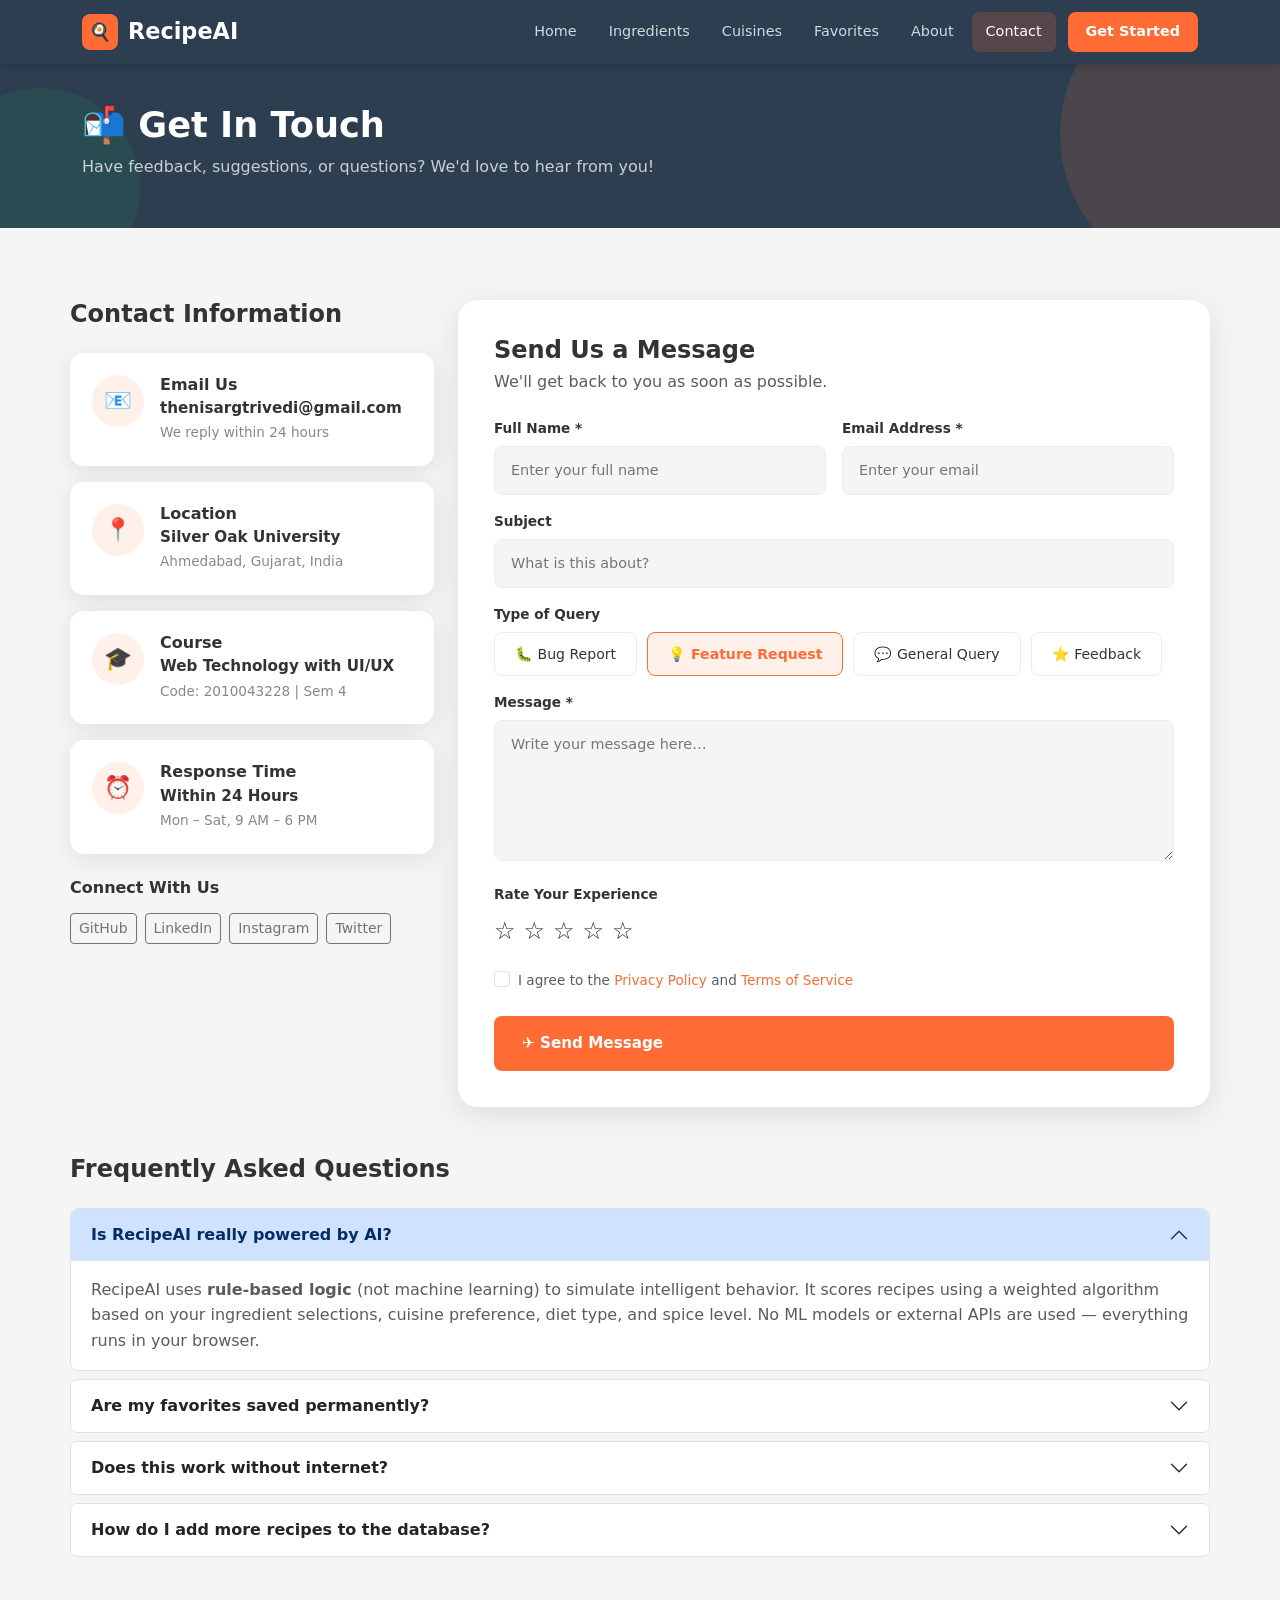
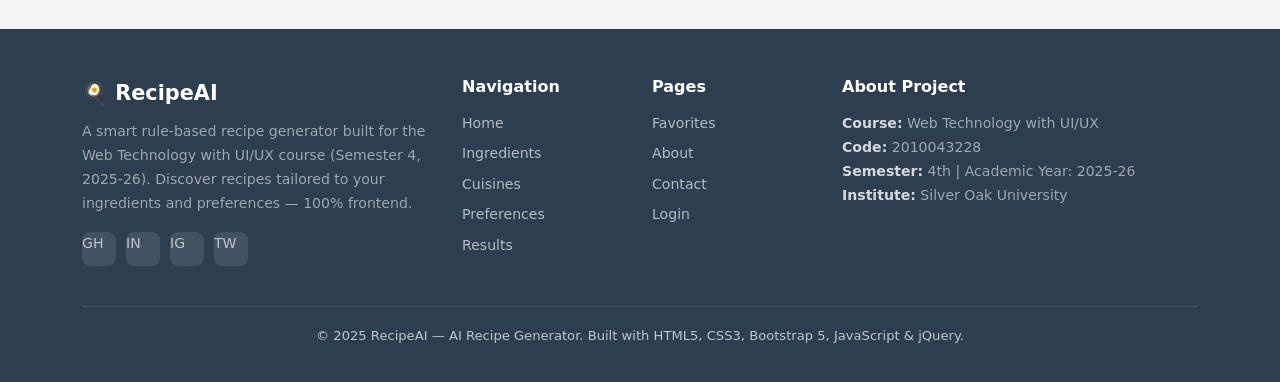
<file: Code/contact.html>
<!DOCTYPE html>
<html lang="en">
<head>
  <meta charset="UTF-8">
  <meta name="viewport" content="width=device-width, initial-scale=1.0">
  <title>Contact — RecipeAI</title>
  <link rel="stylesheet" href="https://cdn.jsdelivr.net/npm/bootstrap@5.3.2/dist/css/bootstrap.min.css">
  <link rel="stylesheet" href="assets/css/style.css">
</head>
<body>

  <div data-component="navbar"></div>

  <div class="page-header">
    <div class="container position-relative" style="z-index:1">
      <h1>📬 Get In Touch</h1>
      <p>Have feedback, suggestions, or questions? We'd love to hear from you!</p>
    </div>
  </div>

  <div class="container section-gap">
    <div class="row g-4 align-items-start">

      <!-- LEFT: Contact Info -->
      <div class="col-lg-4">
        <h4 class="fw-bold mb-4">Contact Information</h4>

        <div class="contact-info-card">
          <div class="contact-icon">📧</div>
          <div>
            <h6>Email Us</h6>
            <p class="detail">thenisargtrivedi@gmail.com</p>
            <p>We reply within 24 hours</p>
          </div>
        </div>

        <div class="contact-info-card">
          <div class="contact-icon">📍</div>
          <div>
            <h6>Location</h6>
            <p class="detail">Silver Oak University</p>
            <p>Ahmedabad, Gujarat, India</p>
          </div>
        </div>

        <div class="contact-info-card">
          <div class="contact-icon">🎓</div>
          <div>
            <h6>Course</h6>
            <p class="detail">Web Technology with UI/UX</p>
            <p>Code: 2010043228 | Sem 4</p>
          </div>
        </div>

        <div class="contact-info-card">
          <div class="contact-icon">⏰</div>
          <div>
            <h6>Response Time</h6>
            <p class="detail">Within 24 Hours</p>
            <p>Mon – Sat, 9 AM – 6 PM</p>
          </div>
        </div>

        <!-- Social Links -->
        <h6 class="fw-bold mt-4 mb-3">Connect With Us</h6>
        <div class="d-flex gap-2 flex-wrap">
          <a href="#" class="btn btn-outline-secondary btn-sm">GitHub</a>
          <a href="#" class="btn btn-outline-secondary btn-sm">LinkedIn</a>
          <a href="#" class="btn btn-outline-secondary btn-sm">Instagram</a>
          <a href="#" class="btn btn-outline-secondary btn-sm">Twitter</a>
        </div>
      </div>

      <!-- RIGHT: Contact Form -->
      <div class="col-lg-8">
        <div class="form-card">
          <h4 class="fw-bold mb-1">Send Us a Message</h4>
          <p class="text-muted mb-4">We'll get back to you as soon as possible.</p>

          <form id="contactForm" novalidate>
            <div class="row g-3 mb-3">
              <div class="col-md-6">
                <label class="form-label-custom" for="contactName">Full Name *</label>
                <input type="text" class="form-control-custom" id="contactName"
                  placeholder="Enter your full name" required>
              </div>
              <div class="col-md-6">
                <label class="form-label-custom" for="contactEmail">Email Address *</label>
                <input type="email" class="form-control-custom" id="contactEmail"
                  placeholder="Enter your email" required>
              </div>
            </div>

            <div class="mb-3">
              <label class="form-label-custom" for="contactSubject">Subject</label>
              <input type="text" class="form-control-custom" id="contactSubject"
                placeholder="What is this about?">
            </div>

            <div class="mb-3">
              <label class="form-label-custom">Type of Query</label>
              <div class="chip-group mt-1">
                <div class="choice-chip query-chip" data-id="bug">🐛 Bug Report</div>
                <div class="choice-chip query-chip selected" data-id="feature">💡 Feature Request</div>
                <div class="choice-chip query-chip" data-id="general">💬 General Query</div>
                <div class="choice-chip query-chip" data-id="feedback">⭐ Feedback</div>
              </div>
            </div>

            <div class="mb-3">
              <label class="form-label-custom" for="contactMessage">Message *</label>
              <textarea class="form-control-custom" id="contactMessage" rows="5"
                placeholder="Write your message here…" required></textarea>
            </div>

            <!-- Rating -->
            <div class="mb-3">
              <label class="form-label-custom">Rate Your Experience</label>
              <div class="d-flex gap-2 mt-1" id="ratingStars">
                <span class="rating-star" data-val="1" style="font-size:1.5rem;cursor:pointer">☆</span>
                <span class="rating-star" data-val="2" style="font-size:1.5rem;cursor:pointer">☆</span>
                <span class="rating-star" data-val="3" style="font-size:1.5rem;cursor:pointer">☆</span>
                <span class="rating-star" data-val="4" style="font-size:1.5rem;cursor:pointer">☆</span>
                <span class="rating-star" data-val="5" style="font-size:1.5rem;cursor:pointer">☆</span>
              </div>
            </div>

            <div class="mb-4">
              <div class="form-check">
                <input type="checkbox" class="form-check-input" id="agreePrivacy" required>
                <label class="form-check-label text-muted" for="agreePrivacy" style="font-size:0.85rem">
                  I agree to the <a href="#" class="text-primary">Privacy Policy</a> and
                  <a href="#" class="text-primary">Terms of Service</a>
                </label>
              </div>
            </div>

            <button type="submit" class="btn btn-primary-custom w-100 py-3" id="sendBtn">
              ✈ Send Message
            </button>
          </form>
        </div>
      </div>

    </div>

    <!-- FAQ Section -->
    <div class="mt-5">
      <h4 class="fw-bold mb-4">Frequently Asked Questions</h4>
      <div class="accordion" id="faqAccordion">
        <div class="accordion-item border rounded-3 mb-2" style="overflow:hidden">
          <h2 class="accordion-header">
            <button class="accordion-button fw-bold" type="button" data-bs-toggle="collapse" data-bs-target="#faq1">
              Is RecipeAI really powered by AI?
            </button>
          </h2>
          <div id="faq1" class="accordion-collapse collapse show" data-bs-parent="#faqAccordion">
            <div class="accordion-body text-muted">
              RecipeAI uses <strong>rule-based logic</strong> (not machine learning) to simulate intelligent behavior. It scores recipes using a weighted algorithm based on your ingredient selections, cuisine preference, diet type, and spice level. No ML models or external APIs are used — everything runs in your browser.
            </div>
          </div>
        </div>
        <div class="accordion-item border rounded-3 mb-2" style="overflow:hidden">
          <h2 class="accordion-header">
            <button class="accordion-button collapsed fw-bold" type="button" data-bs-toggle="collapse" data-bs-target="#faq2">
              Are my favorites saved permanently?
            </button>
          </h2>
          <div id="faq2" class="accordion-collapse collapse" data-bs-parent="#faqAccordion">
            <div class="accordion-body text-muted">
              Yes! Favorites are stored in your browser's <strong>localStorage</strong>, which persists across browser sessions. They'll remain until you manually clear them or use the "Clear All" button on the Favorites page.
            </div>
          </div>
        </div>
        <div class="accordion-item border rounded-3 mb-2" style="overflow:hidden">
          <h2 class="accordion-header">
            <button class="accordion-button collapsed fw-bold" type="button" data-bs-toggle="collapse" data-bs-target="#faq3">
              Does this work without internet?
            </button>
          </h2>
          <div id="faq3" class="accordion-collapse collapse" data-bs-parent="#faqAccordion">
            <div class="accordion-body text-muted">
              The app logic itself is 100% frontend — no API calls are made for recipe matching. However, Bootstrap and jQuery are loaded from CDN, so you'll need an initial internet connection (or can download those libraries locally).
            </div>
          </div>
        </div>
        <div class="accordion-item border rounded-3" style="overflow:hidden">
          <h2 class="accordion-header">
            <button class="accordion-button collapsed fw-bold" type="button" data-bs-toggle="collapse" data-bs-target="#faq4">
              How do I add more recipes to the database?
            </button>
          </h2>
          <div id="faq4" class="accordion-collapse collapse" data-bs-parent="#faqAccordion">
            <div class="accordion-body text-muted">
              Open <code>assets/js/recipes-data.js</code> and add a new recipe object to the <code>RECIPES_DB</code> array following the existing format. Make sure to include all required fields: id, name, cuisine, diet, ingredients, spice, time, steps, and ingredientList.
            </div>
          </div>
        </div>
      </div>
    </div>

  </div>

  <div data-component="footer"></div>

  <script src="https://cdn.jsdelivr.net/npm/bootstrap@5.3.2/dist/js/bootstrap.bundle.min.js"></script>
  <script src="https://code.jquery.com/jquery-3.7.1.min.js"></script>
  <script src="assets/js/recipes-data.js"></script>
  <script src="assets/js/components.js"></script>
  <script src="assets/js/app.js"></script>
  <script>
    $(document).ready(function () {

      // Star rating
      let selectedRating = 0;
      $(".rating-star").on("mouseenter", function () {
        const val = parseInt($(this).data("val"));
        $(".rating-star").each(function () {
          $(this).text(parseInt($(this).data("val")) <= val ? "⭐" : "☆");
        });
      }).on("mouseleave", function () {
        $(".rating-star").each(function () {
          $(this).text(parseInt($(this).data("val")) <= selectedRating ? "⭐" : "☆");
        });
      }).on("click", function () {
        selectedRating = parseInt($(this).data("val"));
        showToast(`Rated ${selectedRating} star${selectedRating > 1 ? "s" : ""}! ⭐`, "success");
      });

      // Query chip selection
      $(".query-chip").on("click", function () {
        $(".query-chip").removeClass("selected");
        $(this).addClass("selected");
      });

      // Form submission
      $("#contactForm").on("submit", function (e) {
        e.preventDefault();

        if (!$("#agreePrivacy").is(":checked")) {
          showToast("Please agree to the Privacy Policy.", "error"); return;
        }

        const name    = $("#contactName").val().trim();
        const email   = $("#contactEmail").val().trim();
        const message = $("#contactMessage").val().trim();

        if (!name || !email || !message) {
          showToast("Please fill in all required fields.", "error"); return;
        }

        const $btn = $("#sendBtn");
        $btn.prop("disabled", true).html('<span class="spinner-border spinner-border-sm me-2"></span>Sending…');

        setTimeout(() => {
          showToast(`Thank you, ${name}! Your message has been sent. ✉️`, "success");
          this.reset();
          selectedRating = 0;
          $(".rating-star").text("☆");
          $(".query-chip").removeClass("selected").first().addClass("selected");
          $btn.prop("disabled", false).html("✈ Send Message");
        }, 1400);
      });

    });
  </script>
</body>
</html>
</file>
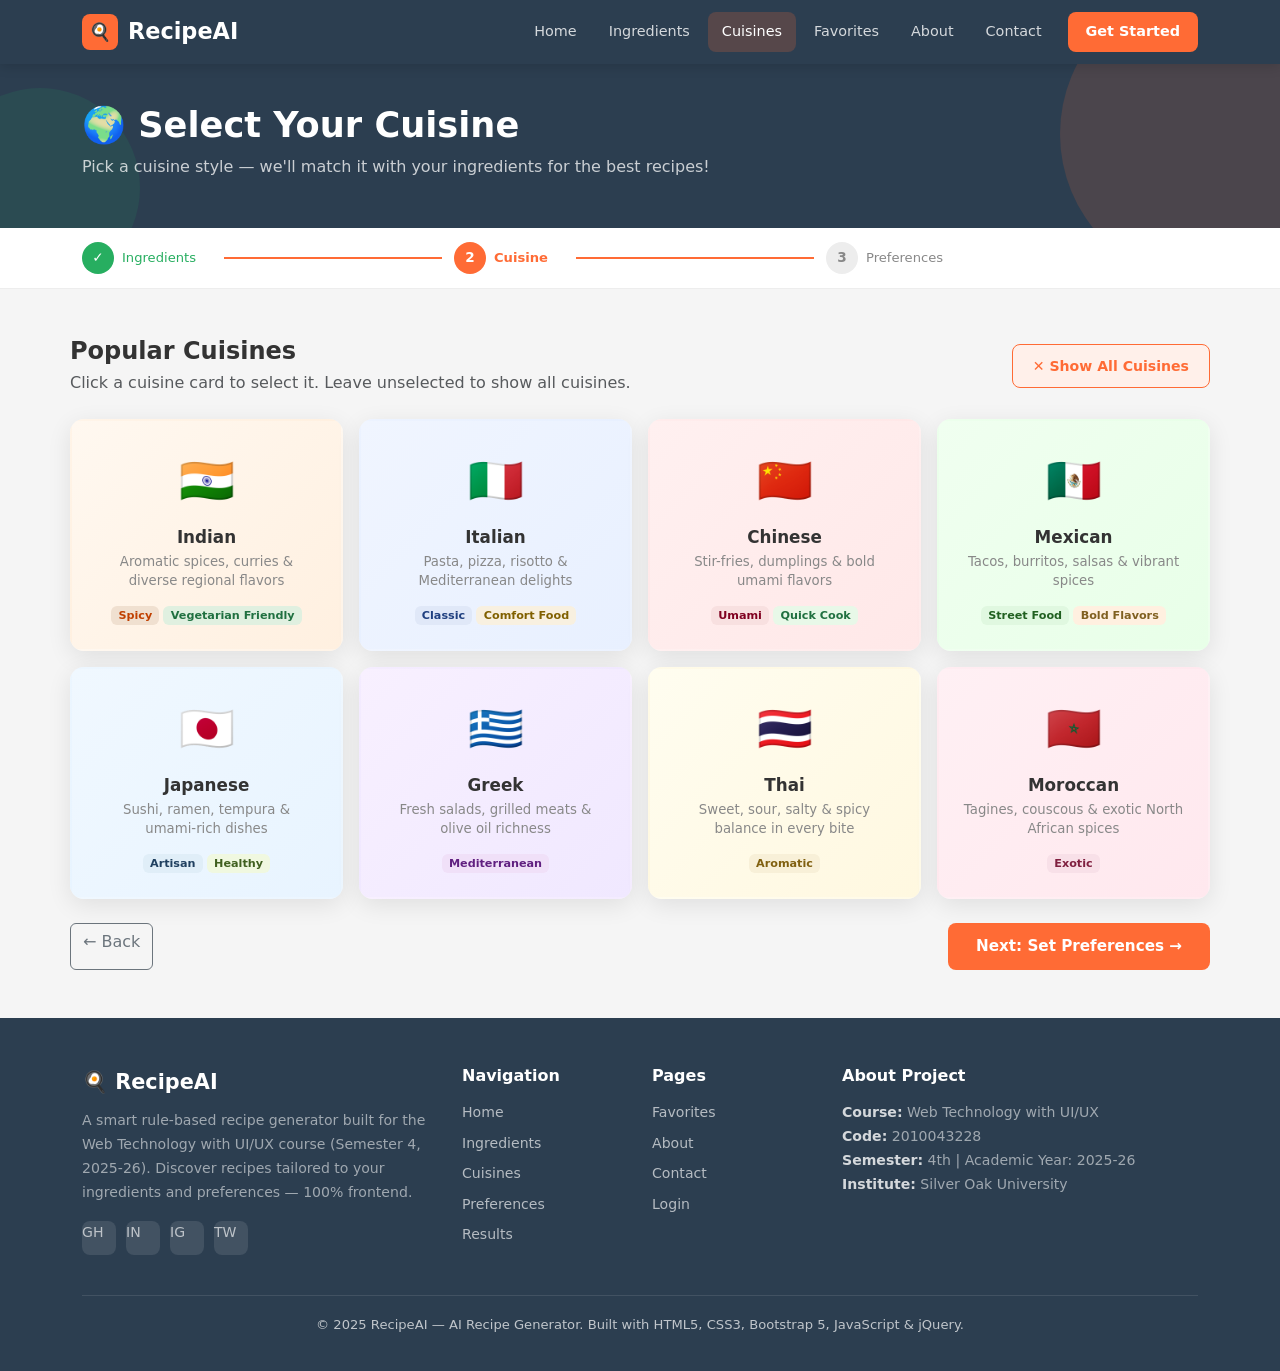
<file: Code/cuisine.html>
<!DOCTYPE html>
<html lang="en">
<head>
  <meta charset="UTF-8">
  <meta name="viewport" content="width=device-width, initial-scale=1.0">
  <title>Select Cuisine — RecipeAI</title>
  <link rel="stylesheet" href="https://cdn.jsdelivr.net/npm/bootstrap@5.3.2/dist/css/bootstrap.min.css">
  <link rel="stylesheet" href="assets/css/style.css">
</head>
<body>

  <div data-component="navbar"></div>

  <div class="page-header">
    <div class="container position-relative" style="z-index:1">
      <h1>🌍 Select Your Cuisine</h1>
      <p>Pick a cuisine style — we'll match it with your ingredients for the best recipes!</p>
    </div>
  </div>

  <div data-component="step-progress" data-active="2"></div>

  <div class="container section-gap-sm">

    <div class="row align-items-center mb-4">
      <div class="col">
        <h4 class="fw-bold mb-1">Popular Cuisines</h4>
        <p class="text-muted mb-0">Click a cuisine card to select it. Leave unselected to show all cuisines.</p>
      </div>
      <div class="col-auto">
        <button class="choice-chip selected" id="clearCuisine" onclick="clearSelection()">
          ✕ Show All Cuisines
        </button>
      </div>
    </div>

    <div class="row g-3 mb-4" id="cuisineGrid">

      <div class="col-6 col-md-4 col-lg-3">
        <div class="cuisine-card" data-id="indian"
          style="background:linear-gradient(135deg,#fff8f0,#fff0e0);">
          <div class="sel-check">✓</div>
          <div class="cuisine-emoji">🇮🇳</div>
          <h5>Indian</h5>
          <p>Aromatic spices, curries &amp; diverse regional flavors</p>
          <div class="mt-2 d-flex gap-1 flex-wrap justify-content-center">
            <span class="badge" style="background:#f0e0d0;color:#c04000;font-size:0.7rem;">Spicy</span>
            <span class="badge" style="background:#e0f0e0;color:#207040;font-size:0.7rem;">Vegetarian Friendly</span>
          </div>
        </div>
      </div>

      <div class="col-6 col-md-4 col-lg-3">
        <div class="cuisine-card" data-id="italian"
          style="background:linear-gradient(135deg,#f0f5ff,#e8f0ff);">
          <div class="sel-check">✓</div>
          <div class="cuisine-emoji">🇮🇹</div>
          <h5>Italian</h5>
          <p>Pasta, pizza, risotto &amp; Mediterranean delights</p>
          <div class="mt-2 d-flex gap-1 flex-wrap justify-content-center">
            <span class="badge" style="background:#e0e8f8;color:#204080;font-size:0.7rem;">Classic</span>
            <span class="badge" style="background:#f8f0e0;color:#806000;font-size:0.7rem;">Comfort Food</span>
          </div>
        </div>
      </div>

      <div class="col-6 col-md-4 col-lg-3">
        <div class="cuisine-card" data-id="chinese"
          style="background:linear-gradient(135deg,#fff0f0,#ffe8e8);">
          <div class="sel-check">✓</div>
          <div class="cuisine-emoji">🇨🇳</div>
          <h5>Chinese</h5>
          <p>Stir-fries, dumplings &amp; bold umami flavors</p>
          <div class="mt-2 d-flex gap-1 flex-wrap justify-content-center">
            <span class="badge" style="background:#f8e0e0;color:#800020;font-size:0.7rem;">Umami</span>
            <span class="badge" style="background:#e8f8e8;color:#207040;font-size:0.7rem;">Quick Cook</span>
          </div>
        </div>
      </div>

      <div class="col-6 col-md-4 col-lg-3">
        <div class="cuisine-card" data-id="mexican"
          style="background:linear-gradient(135deg,#f0fff0,#e8ffe8);">
          <div class="sel-check">✓</div>
          <div class="cuisine-emoji">🇲🇽</div>
          <h5>Mexican</h5>
          <p>Tacos, burritos, salsas &amp; vibrant spices</p>
          <div class="mt-2 d-flex gap-1 flex-wrap justify-content-center">
            <span class="badge" style="background:#e0f8e0;color:#206020;font-size:0.7rem;">Street Food</span>
            <span class="badge" style="background:#fff0e0;color:#806020;font-size:0.7rem;">Bold Flavors</span>
          </div>
        </div>
      </div>

      <div class="col-6 col-md-4 col-lg-3">
        <div class="cuisine-card" data-id="japanese"
          style="background:linear-gradient(135deg,#f0f8ff,#e8f4ff);">
          <div class="sel-check">✓</div>
          <div class="cuisine-emoji">🇯🇵</div>
          <h5>Japanese</h5>
          <p>Sushi, ramen, tempura &amp; umami-rich dishes</p>
          <div class="mt-2 d-flex gap-1 flex-wrap justify-content-center">
            <span class="badge" style="background:#e0eef8;color:#204060;font-size:0.7rem;">Artisan</span>
            <span class="badge" style="background:#f0f8e0;color:#406020;font-size:0.7rem;">Healthy</span>
          </div>
        </div>
      </div>

      <div class="col-6 col-md-4 col-lg-3">
        <div class="cuisine-card" data-id="greek"
          style="background:linear-gradient(135deg,#f8f0ff,#f0e8ff);">
          <div class="sel-check">✓</div>
          <div class="cuisine-emoji">🇬🇷</div>
          <h5>Greek</h5>
          <p>Fresh salads, grilled meats &amp; olive oil richness</p>
          <div class="mt-2 d-flex gap-1 flex-wrap justify-content-center">
            <span class="badge" style="background:#f0e0f8;color:#602080;font-size:0.7rem;">Mediterranean</span>
          </div>
        </div>
      </div>

      <div class="col-6 col-md-4 col-lg-3">
        <div class="cuisine-card" data-id="thai"
          style="background:linear-gradient(135deg,#fffdf0,#fff8e0);">
          <div class="sel-check">✓</div>
          <div class="cuisine-emoji">🇹🇭</div>
          <h5>Thai</h5>
          <p>Sweet, sour, salty &amp; spicy balance in every bite</p>
          <div class="mt-2 d-flex gap-1 flex-wrap justify-content-center">
            <span class="badge" style="background:#f8f0d8;color:#806010;font-size:0.7rem;">Aromatic</span>
          </div>
        </div>
      </div>

      <div class="col-6 col-md-4 col-lg-3">
        <div class="cuisine-card" data-id="moroccan"
          style="background:linear-gradient(135deg,#fff0f4,#ffe8ee);">
          <div class="sel-check">✓</div>
          <div class="cuisine-emoji">🇲🇦</div>
          <h5>Moroccan</h5>
          <p>Tagines, couscous &amp; exotic North African spices</p>
          <div class="mt-2 d-flex gap-1 flex-wrap justify-content-center">
            <span class="badge" style="background:#f8e0e8;color:#802040;font-size:0.7rem;">Exotic</span>
          </div>
        </div>
      </div>

    </div>

    <!-- Selected summary -->
    <div id="cuisineInfo" class="alert mb-4"
      style="background:var(--primary-lt);border:1.5px solid var(--primary);border-radius:10px;display:none">
      <strong class="text-primary">Selected: <span id="cuisineName"></span></strong>
      <span class="text-muted ms-2">— click again to deselect</span>
    </div>

    <div class="d-flex justify-content-between">
      <a href="ingredients.html" class="btn btn-outline-secondary">← Back</a>
      <button class="btn btn-primary-custom btn-lg" id="nextBtn">
        Next: Set Preferences →
      </button>
    </div>
  </div>

  <div data-component="footer"></div>

  <script src="https://cdn.jsdelivr.net/npm/bootstrap@5.3.2/dist/js/bootstrap.bundle.min.js"></script>
  <script src="https://code.jquery.com/jquery-3.7.1.min.js"></script>
  <script src="assets/js/recipes-data.js"></script>
  <script src="assets/js/components.js"></script>
  <script src="assets/js/app.js"></script>
  <script>
    $(document).ready(function () {
      // Restore saved selection
      const saved = sessionStorage.getItem("selectedCuisine");
      if (saved) {
        $(`.cuisine-card[data-id="${saved}"]`).addClass("selected");
        $("#cuisineInfo").show();
        $("#cuisineName").text(saved.charAt(0).toUpperCase() + saved.slice(1));
      }

      $(".cuisine-card").on("click", function () {
        const wasSelected = $(this).hasClass("selected");
        $(".cuisine-card").removeClass("selected");
        if (!wasSelected) {
          $(this).addClass("selected");
          const id = $(this).data("id");
          const label = id.charAt(0).toUpperCase() + id.slice(1);
          $("#cuisineInfo").show();
          $("#cuisineName").text(label);
        } else {
          $("#cuisineInfo").hide();
          $("#cuisineName").text("");
        }
      });

      $("#nextBtn").on("click", function () {
        const selected = $(".cuisine-card.selected").data("id") || "";
        sessionStorage.setItem("selectedCuisine", selected);
        window.location.href = "preferences.html";
      });
    });

    function clearSelection() {
      $(".cuisine-card").removeClass("selected");
      sessionStorage.removeItem("selectedCuisine");
      $("#cuisineInfo").hide();
    }
  </script>
</body>
</html>
</file>
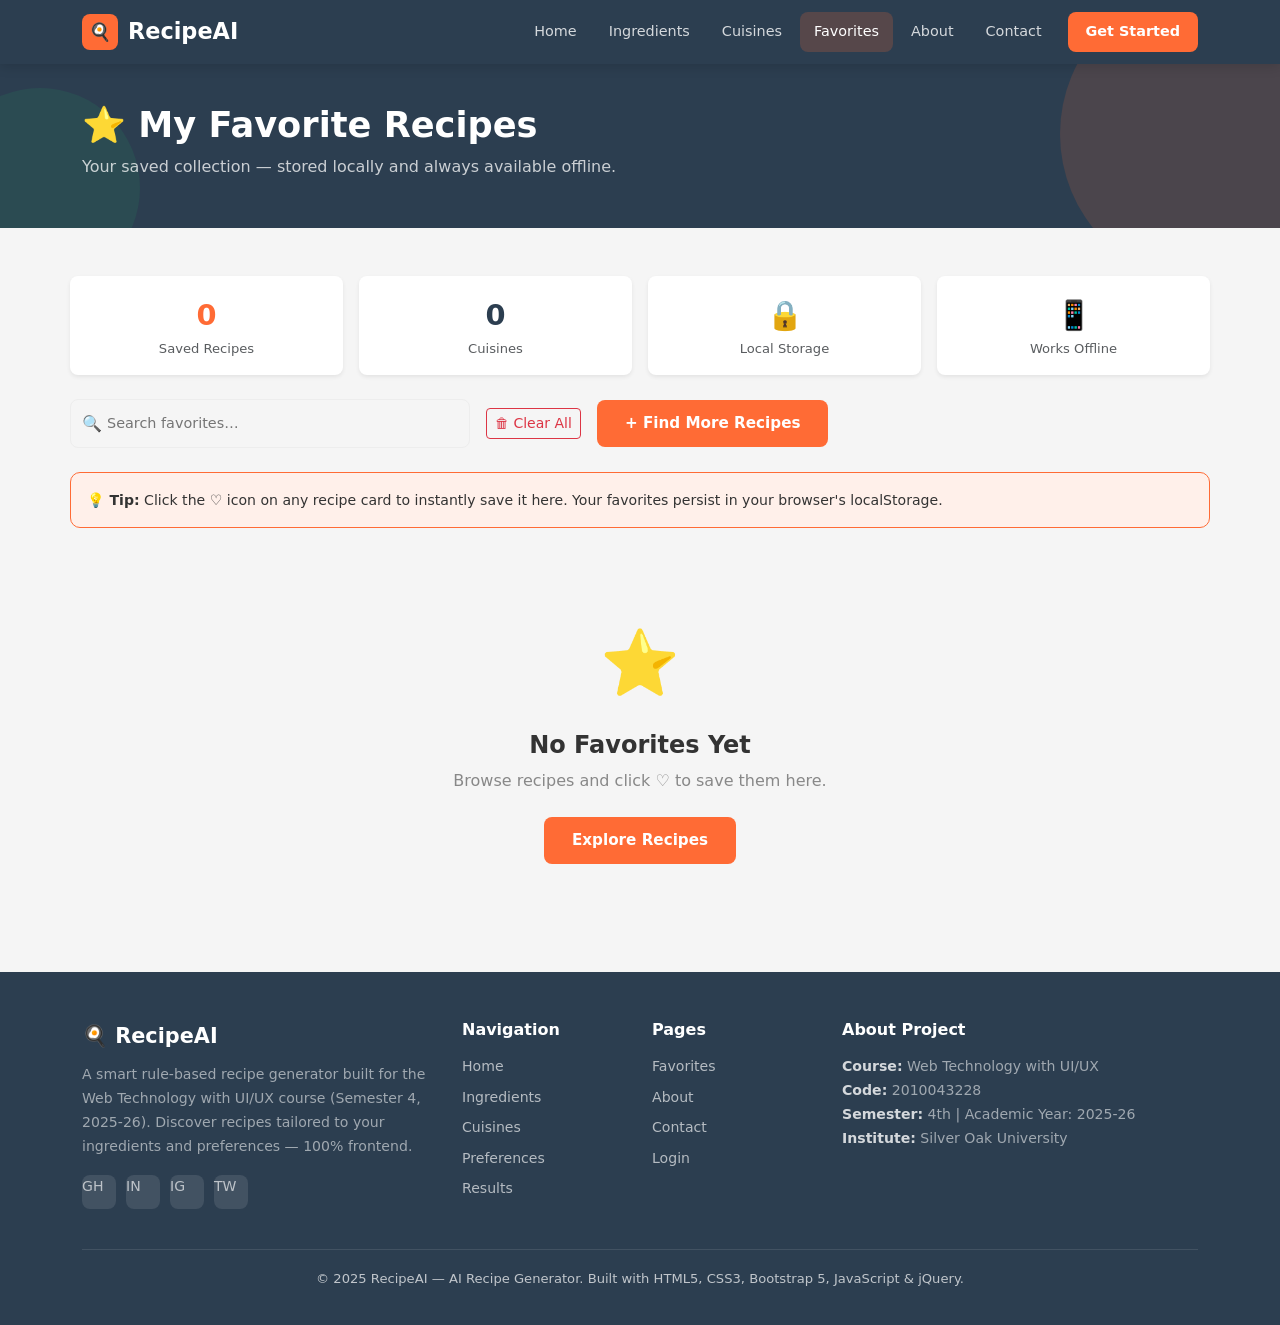
<file: Code/favorites.html>
<!DOCTYPE html>
<html lang="en">
<head>
  <meta charset="UTF-8">
  <meta name="viewport" content="width=device-width, initial-scale=1.0">
  <title>My Favorites — RecipeAI</title>
  <link rel="stylesheet" href="https://cdn.jsdelivr.net/npm/bootstrap@5.3.2/dist/css/bootstrap.min.css">
  <link rel="stylesheet" href="assets/css/style.css">
</head>
<body>

  <div data-component="navbar"></div>

  <div class="page-header">
    <div class="container position-relative" style="z-index:1">
      <h1>⭐ My Favorite Recipes</h1>
      <p>Your saved collection — stored locally and always available offline.</p>
    </div>
  </div>

  <div class="container section-gap-sm">

    <!-- Stats bar -->
    <div class="row g-3 mb-4">
      <div class="col-6 col-md-3">
        <div class="bg-white rounded-3 p-3 text-center shadow-sm">
          <div style="font-size:1.8rem;font-weight:800;color:var(--primary)" id="favCount">0</div>
          <div class="text-muted" style="font-size:0.82rem">Saved Recipes</div>
        </div>
      </div>
      <div class="col-6 col-md-3">
        <div class="bg-white rounded-3 p-3 text-center shadow-sm">
          <div style="font-size:1.8rem;font-weight:800;color:var(--secondary)" id="cuisineCount">0</div>
          <div class="text-muted" style="font-size:0.82rem">Cuisines</div>
        </div>
      </div>
      <div class="col-6 col-md-3">
        <div class="bg-white rounded-3 p-3 text-center shadow-sm">
          <div style="font-size:1.8rem">🔒</div>
          <div class="text-muted" style="font-size:0.82rem">Local Storage</div>
        </div>
      </div>
      <div class="col-6 col-md-3">
        <div class="bg-white rounded-3 p-3 text-center shadow-sm">
          <div style="font-size:1.8rem">📱</div>
          <div class="text-muted" style="font-size:0.82rem">Works Offline</div>
        </div>
      </div>
    </div>

    <!-- Toolbar -->
    <div class="d-flex flex-wrap gap-3 align-items-center mb-4">
      <div class="position-relative flex-grow-1" style="max-width:400px">
        <span style="position:absolute;left:12px;top:12px">🔍</span>
        <input type="text" id="favSearch" class="form-control-custom"
          placeholder="Search favorites…" style="padding-left:36px !important;">
      </div>
      <button class="btn btn-outline-danger btn-sm" onclick="clearAllFavorites()">
        🗑 Clear All
      </button>
      <a href="ingredients.html" class="btn btn-primary-custom btn-sm">+ Find More Recipes</a>
    </div>

    <!-- Tip banner -->
    <div class="alert mb-4" style="background:var(--primary-lt);border:1.5px solid var(--primary);border-radius:10px;font-size:0.88rem">
      💡 <strong>Tip:</strong> Click the ♡ icon on any recipe card to instantly save it here. Your favorites persist in your browser's localStorage.
    </div>

    <!-- Favorites Grid -->
    <div class="row g-4" id="favoritesContainer"></div>

  </div>

  <div data-component="footer"></div>

  <script src="https://cdn.jsdelivr.net/npm/bootstrap@5.3.2/dist/js/bootstrap.bundle.min.js"></script>
  <script src="https://code.jquery.com/jquery-3.7.1.min.js"></script>
  <script src="assets/js/recipes-data.js"></script>
  <script src="assets/js/components.js"></script>
  <script src="assets/js/app.js"></script>
  <script>
    $(document).ready(function () {
      initFavoritesPage();
      updateStats();
    });

    function updateStats() {
      const favIds = JSON.parse(localStorage.getItem("recipeai_favorites") || "[]");
      const favRecipes = RECIPES_DB.filter(r => favIds.includes(r.id));
      const uniqueCuisines = [...new Set(favRecipes.map(r => r.cuisine))].length;
      $("#favCount").text(favIds.length);
      $("#cuisineCount").text(uniqueCuisines || 0);
    }

    function clearAllFavorites() {
      if (!confirm("Remove all favorites? This cannot be undone.")) return;
      localStorage.removeItem("recipeai_favorites");
      showToast("All favorites cleared.", "info");
      location.reload();
    }
  </script>
</body>
</html>
</file>
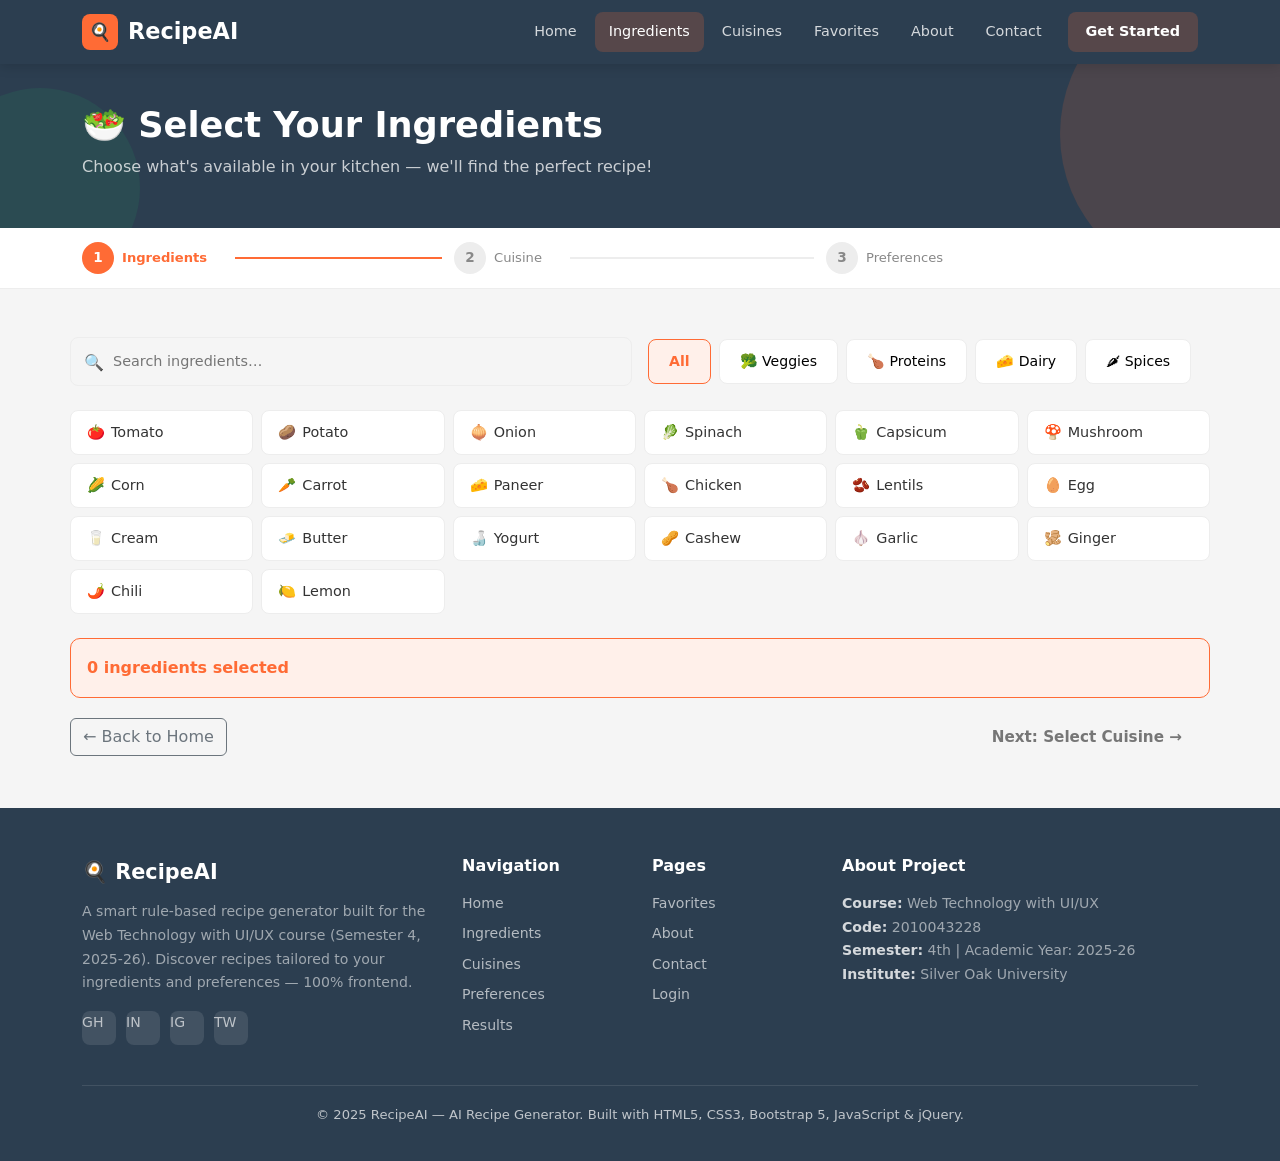
<file: Code/ingredients.html>
<!DOCTYPE html>
<html lang="en">
<head>
  <meta charset="UTF-8">
  <meta name="viewport" content="width=device-width, initial-scale=1.0">
  <title>Select Ingredients — RecipeAI</title>
  <link rel="stylesheet" href="https://cdn.jsdelivr.net/npm/bootstrap@5.3.2/dist/css/bootstrap.min.css">
  <link rel="stylesheet" href="assets/css/style.css">
</head>
<body>

  <div data-component="navbar"></div>

  <!-- Page Header -->
  <div class="page-header">
    <div class="container position-relative" style="z-index:1">
      <h1>🥗 Select Your Ingredients</h1>
      <p>Choose what's available in your kitchen — we'll find the perfect recipe!</p>
    </div>
  </div>

  <!-- Step Progress -->
  <div data-component="step-progress" data-active="1"></div>

  <div class="container section-gap-sm">

    <!-- Search + Category Filter -->
    <div class="row align-items-center g-3 mb-4">
      <div class="col-md-6">
        <div class="position-relative">
          <span style="position:absolute;left:14px;top:13px;font-size:1rem;">🔍</span>
          <input type="text" id="ingSearch" class="form-control-custom ps-5"
            placeholder="Search ingredients…" style="padding-left:42px !important;">
        </div>
      </div>
      <div class="col-md-6">
        <div class="d-flex gap-2 flex-wrap">
          <button class="cat-btn btn-primary-custom choice-chip selected active" data-cat="all">All</button>
          <button class="cat-btn choice-chip" data-cat="vegetables">🥦 Veggies</button>
          <button class="cat-btn choice-chip" data-cat="proteins">🍗 Proteins</button>
          <button class="cat-btn choice-chip" data-cat="dairy">🧀 Dairy</button>
          <button class="cat-btn choice-chip" data-cat="spices">🌶 Spices</button>
        </div>
      </div>
    </div>

    <!-- Ingredients Grid -->
    <div class="row g-2 mb-4" id="ingredientGrid">

      <!-- Vegetables -->
      <div class="col-6 col-sm-4 col-md-3 col-lg-2 ing-item" data-cat="vegetables">
        <div class="ingredient-tag w-100" data-id="tomato" data-name="Tomato" data-cat="vegetables">
          <span>🍅</span> Tomato
          <span class="checkmark ms-auto">✓</span>
        </div>
      </div>
      <div class="col-6 col-sm-4 col-md-3 col-lg-2 ing-item" data-cat="vegetables">
        <div class="ingredient-tag w-100" data-id="potato" data-name="Potato" data-cat="vegetables">
          <span>🥔</span> Potato
          <span class="checkmark ms-auto">✓</span>
        </div>
      </div>
      <div class="col-6 col-sm-4 col-md-3 col-lg-2 ing-item" data-cat="vegetables">
        <div class="ingredient-tag w-100" data-id="onion" data-name="Onion" data-cat="vegetables">
          <span>🧅</span> Onion
          <span class="checkmark ms-auto">✓</span>
        </div>
      </div>
      <div class="col-6 col-sm-4 col-md-3 col-lg-2 ing-item" data-cat="vegetables">
        <div class="ingredient-tag w-100" data-id="spinach" data-name="Spinach" data-cat="vegetables">
          <span>🥬</span> Spinach
          <span class="checkmark ms-auto">✓</span>
        </div>
      </div>
      <div class="col-6 col-sm-4 col-md-3 col-lg-2 ing-item" data-cat="vegetables">
        <div class="ingredient-tag w-100" data-id="capsicum" data-name="Capsicum" data-cat="vegetables">
          <span>🫑</span> Capsicum
          <span class="checkmark ms-auto">✓</span>
        </div>
      </div>
      <div class="col-6 col-sm-4 col-md-3 col-lg-2 ing-item" data-cat="vegetables">
        <div class="ingredient-tag w-100" data-id="mushroom" data-name="Mushroom" data-cat="vegetables">
          <span>🍄</span> Mushroom
          <span class="checkmark ms-auto">✓</span>
        </div>
      </div>
      <div class="col-6 col-sm-4 col-md-3 col-lg-2 ing-item" data-cat="vegetables">
        <div class="ingredient-tag w-100" data-id="corn" data-name="Corn" data-cat="vegetables">
          <span>🌽</span> Corn
          <span class="checkmark ms-auto">✓</span>
        </div>
      </div>
      <div class="col-6 col-sm-4 col-md-3 col-lg-2 ing-item" data-cat="vegetables">
        <div class="ingredient-tag w-100" data-id="carrot" data-name="Carrot" data-cat="vegetables">
          <span>🥕</span> Carrot
          <span class="checkmark ms-auto">✓</span>
        </div>
      </div>

      <!-- Proteins -->
      <div class="col-6 col-sm-4 col-md-3 col-lg-2 ing-item" data-cat="proteins">
        <div class="ingredient-tag w-100" data-id="paneer" data-name="Paneer" data-cat="proteins">
          <span>🧀</span> Paneer
          <span class="checkmark ms-auto">✓</span>
        </div>
      </div>
      <div class="col-6 col-sm-4 col-md-3 col-lg-2 ing-item" data-cat="proteins">
        <div class="ingredient-tag w-100" data-id="chicken" data-name="Chicken" data-cat="proteins">
          <span>🍗</span> Chicken
          <span class="checkmark ms-auto">✓</span>
        </div>
      </div>
      <div class="col-6 col-sm-4 col-md-3 col-lg-2 ing-item" data-cat="proteins">
        <div class="ingredient-tag w-100" data-id="lentils" data-name="Lentils" data-cat="proteins">
          <span>🫘</span> Lentils
          <span class="checkmark ms-auto">✓</span>
        </div>
      </div>
      <div class="col-6 col-sm-4 col-md-3 col-lg-2 ing-item" data-cat="proteins">
        <div class="ingredient-tag w-100" data-id="egg" data-name="Egg" data-cat="proteins">
          <span>🥚</span> Egg
          <span class="checkmark ms-auto">✓</span>
        </div>
      </div>

      <!-- Dairy -->
      <div class="col-6 col-sm-4 col-md-3 col-lg-2 ing-item" data-cat="dairy">
        <div class="ingredient-tag w-100" data-id="cream" data-name="Cream" data-cat="dairy">
          <span>🥛</span> Cream
          <span class="checkmark ms-auto">✓</span>
        </div>
      </div>
      <div class="col-6 col-sm-4 col-md-3 col-lg-2 ing-item" data-cat="dairy">
        <div class="ingredient-tag w-100" data-id="butter" data-name="Butter" data-cat="dairy">
          <span>🧈</span> Butter
          <span class="checkmark ms-auto">✓</span>
        </div>
      </div>
      <div class="col-6 col-sm-4 col-md-3 col-lg-2 ing-item" data-cat="dairy">
        <div class="ingredient-tag w-100" data-id="yogurt" data-name="Yogurt" data-cat="dairy">
          <span>🍶</span> Yogurt
          <span class="checkmark ms-auto">✓</span>
        </div>
      </div>
      <div class="col-6 col-sm-4 col-md-3 col-lg-2 ing-item" data-cat="dairy">
        <div class="ingredient-tag w-100" data-id="cashew" data-name="Cashew" data-cat="dairy">
          <span>🥜</span> Cashew
          <span class="checkmark ms-auto">✓</span>
        </div>
      </div>

      <!-- Spices -->
      <div class="col-6 col-sm-4 col-md-3 col-lg-2 ing-item" data-cat="spices">
        <div class="ingredient-tag w-100" data-id="garlic" data-name="Garlic" data-cat="spices">
          <span>🧄</span> Garlic
          <span class="checkmark ms-auto">✓</span>
        </div>
      </div>
      <div class="col-6 col-sm-4 col-md-3 col-lg-2 ing-item" data-cat="spices">
        <div class="ingredient-tag w-100" data-id="ginger" data-name="Ginger" data-cat="spices">
          <span>🫚</span> Ginger
          <span class="checkmark ms-auto">✓</span>
        </div>
      </div>
      <div class="col-6 col-sm-4 col-md-3 col-lg-2 ing-item" data-cat="spices">
        <div class="ingredient-tag w-100" data-id="chili" data-name="Chili" data-cat="spices">
          <span>🌶️</span> Chili
          <span class="checkmark ms-auto">✓</span>
        </div>
      </div>
      <div class="col-6 col-sm-4 col-md-3 col-lg-2 ing-item" data-cat="spices">
        <div class="ingredient-tag w-100" data-id="lemon" data-name="Lemon" data-cat="spices">
          <span>🍋</span> Lemon
          <span class="checkmark ms-auto">✓</span>
        </div>
      </div>
    </div>

    <!-- Selected summary -->
    <div class="alert" style="background:var(--primary-lt);border:1.5px solid var(--primary);border-radius:10px;color:var(--dark);" id="selectionInfo">
      <strong class="text-primary"><span id="selectedCount">0</span> ingredients selected</strong>
      <span class="text-muted ms-2" id="selectedNames"></span>
    </div>

    <!-- Action bar -->
    <div class="d-flex justify-content-between align-items-center">
      <a href="index.html" class="btn btn-outline-secondary">← Back to Home</a>
      <button class="btn btn-primary-custom btn-lg" id="nextBtn" disabled>
        Next: Select Cuisine →
      </button>
    </div>
  </div>

  <div data-component="footer"></div>

  <script src="https://cdn.jsdelivr.net/npm/bootstrap@5.3.2/dist/js/bootstrap.bundle.min.js"></script>
  <script src="https://code.jquery.com/jquery-3.7.1.min.js"></script>
  <script src="assets/js/recipes-data.js"></script>
  <script src="assets/js/components.js"></script>
  <script src="assets/js/app.js"></script>
  <script>
    $(document).ready(function () {
      initIngredientPage();

      // Override updateCounter to also show names
      const $tags = $(".ingredient-tag");
      function updateDisplay() {
        const selected = $tags.filter(".selected");
        const count = selected.length;
        $("#selectedCount").text(count);
        $("#nextBtn").prop("disabled", count === 0);
        const names = selected.map(function() { return $(this).data("name"); }).get().join(", ");
        $("#selectedNames").text(names ? `(${names})` : "");
      }

      $tags.off("click").on("click", function () {
        $(this).toggleClass("selected");
        updateDisplay();
      });

      // Category filter - also filter the parent col
      $(".cat-btn").off("click").on("click", function () {
        $(".cat-btn").removeClass("selected active");
        $(this).addClass("selected active");
        const cat = $(this).data("cat");
        if (cat === "all") {
          $(".ing-item").show();
        } else {
          $(".ing-item").hide().filter(`[data-cat="${cat}"]`).show();
        }
      });

      // Search
      $("#ingSearch").off("input").on("input", function () {
        const q = $(this).val().toLowerCase();
        $(".ing-item").each(function () {
          const name = $(this).find(".ingredient-tag").data("name").toLowerCase();
          $(this).toggle(name.includes(q));
        });
      });

      // Next button
      $("#nextBtn").off("click").on("click", function () {
        const selected = $tags.filter(".selected").map(function () {
          return $(this).data("id");
        }).get();
        sessionStorage.setItem("selectedIngredients", JSON.stringify(selected));
        window.location.href = "cuisine.html";
      });

      // Restore previous selection
      const saved = JSON.parse(sessionStorage.getItem("selectedIngredients") || "[]");
      saved.forEach(id => $tags.filter(`[data-id="${id}"]`).addClass("selected"));
      updateDisplay();
    });
  </script>
</body>
</html>
</file>
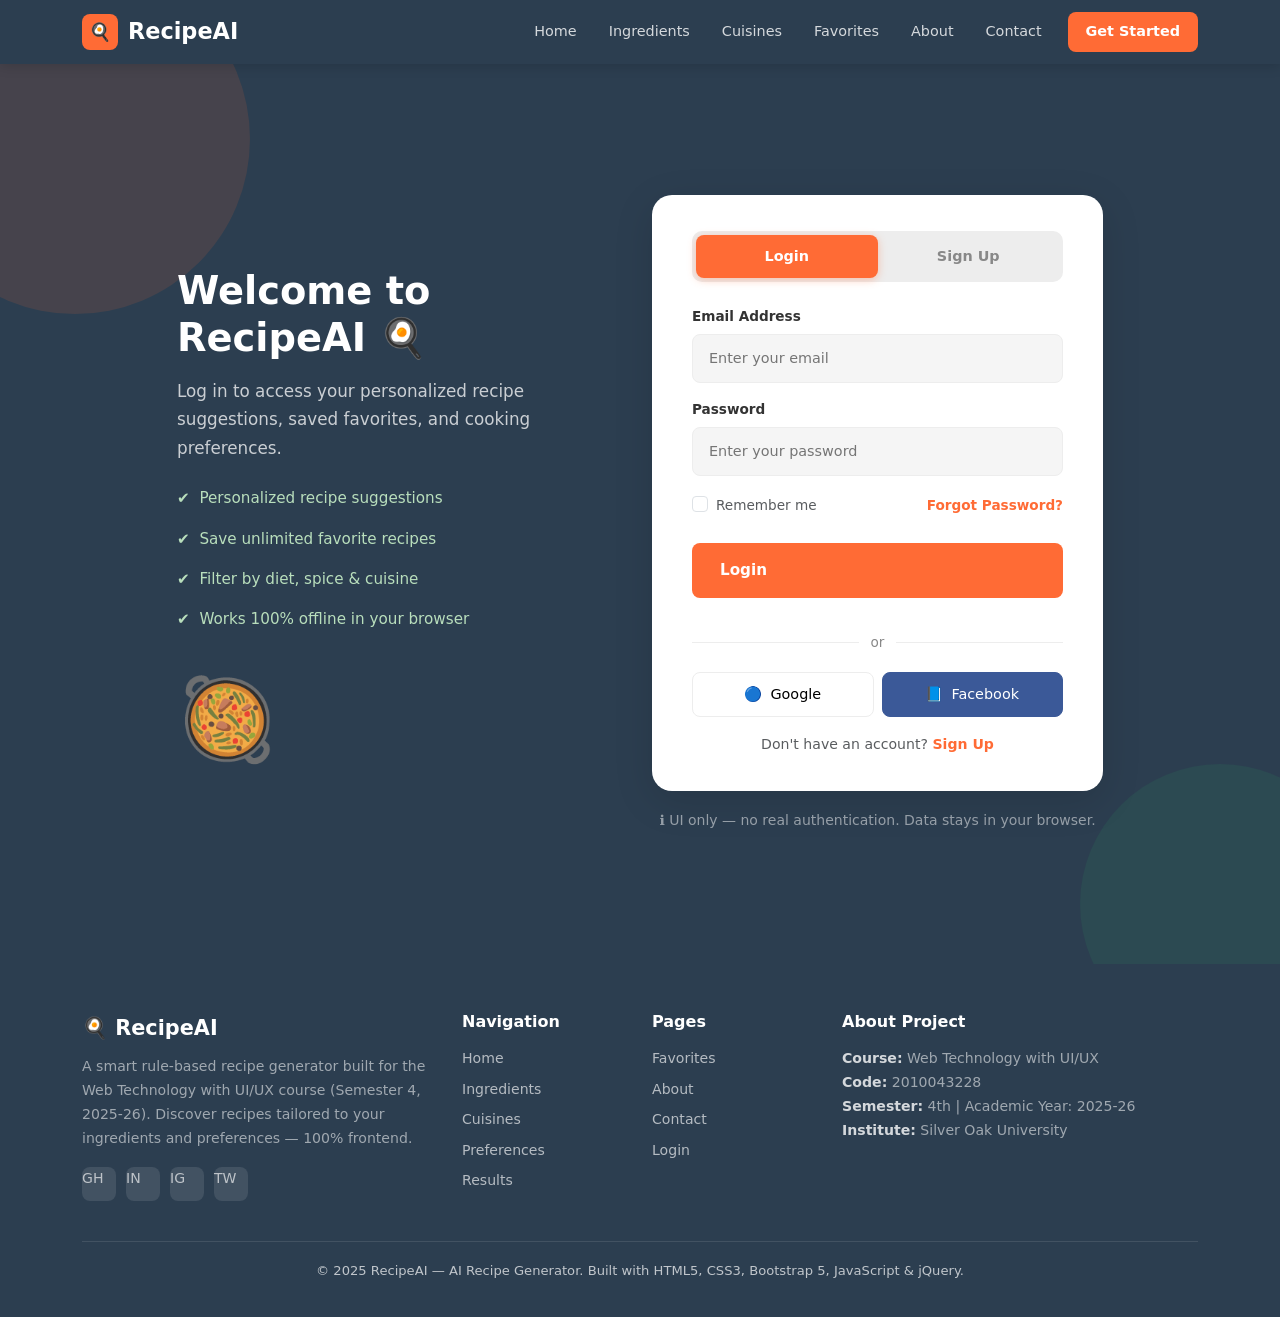
<file: Code/login.html>
<!DOCTYPE html>
<html lang="en">
<head>
  <meta charset="UTF-8">
  <meta name="viewport" content="width=device-width, initial-scale=1.0">
  <title>Login / Sign Up — RecipeAI</title>
  <link rel="stylesheet" href="https://cdn.jsdelivr.net/npm/bootstrap@5.3.2/dist/css/bootstrap.min.css">
  <link rel="stylesheet" href="assets/css/style.css">
</head>
<body>

  <div data-component="navbar"></div>

  <section style="background:var(--secondary);min-height:100vh;display:flex;align-items:center;padding:60px 0;position:relative;overflow:hidden;">
    <!-- Decorative circles -->
    <div style="position:absolute;top:-100px;left:-100px;width:350px;height:350px;background:var(--primary);border-radius:50%;opacity:0.12;"></div>
    <div style="position:absolute;bottom:-80px;right:-80px;width:280px;height:280px;background:var(--accent);border-radius:50%;opacity:0.1;"></div>

    <div class="container position-relative" style="z-index:1">
      <div class="row justify-content-center align-items-center g-4">

        <!-- Left Panel -->
        <div class="col-lg-5 d-none d-lg-block">
          <h2 class="text-white fw-bold mb-3" style="font-size:2.4rem;">Welcome to<br>RecipeAI 🍳</h2>
          <p style="color:rgba(255,255,255,0.75);font-size:1.05rem;line-height:1.7;">
            Log in to access your personalized recipe suggestions, saved favorites, and cooking preferences.
          </p>
          <ul class="mt-4" style="padding:0;list-style:none;">
            <li class="mb-3" style="color:rgba(200,240,200,0.9);font-size:0.95rem;">✔ &nbsp;Personalized recipe suggestions</li>
            <li class="mb-3" style="color:rgba(200,240,200,0.9);font-size:0.95rem;">✔ &nbsp;Save unlimited favorite recipes</li>
            <li class="mb-3" style="color:rgba(200,240,200,0.9);font-size:0.95rem;">✔ &nbsp;Filter by diet, spice &amp; cuisine</li>
            <li class="mb-3" style="color:rgba(200,240,200,0.9);font-size:0.95rem;">✔ &nbsp;Works 100% offline in your browser</li>
          </ul>
          <div class="mt-5" style="font-size:5rem;line-height:1;">🥘</div>
        </div>

        <!-- Auth Card -->
        <div class="col-lg-5 col-md-8 col-sm-10">
          <div class="auth-card">

            <!-- Tabs -->
            <div class="auth-tabs mb-4">
              <button class="auth-tab active" id="loginTab">Login</button>
              <button class="auth-tab" id="signupTab">Sign Up</button>
            </div>

            <!-- LOGIN FORM -->
            <div id="loginForm">
              <div class="mb-3">
                <label class="form-label-custom">Email Address</label>
                <input type="email" class="form-control-custom" id="loginEmail" placeholder="Enter your email">
              </div>
              <div class="mb-3">
                <label class="form-label-custom">Password</label>
                <input type="password" class="form-control-custom" id="loginPassword" placeholder="Enter your password">
              </div>
              <div class="d-flex justify-content-between align-items-center mb-4">
                <div class="form-check">
                  <input type="checkbox" class="form-check-input" id="rememberMe">
                  <label class="form-check-label text-muted" for="rememberMe" style="font-size:0.85rem">Remember me</label>
                </div>
                <a href="#" class="text-primary" style="font-size:0.85rem;font-weight:600">Forgot Password?</a>
              </div>
              <button class="btn btn-primary-custom w-100 py-3 mb-3" id="loginBtn" onclick="handleLogin()">
                Login
              </button>
              <div class="divider">or</div>
              <div class="row g-2 mb-3">
                <div class="col-6">
                  <button class="social-btn" onclick="socialLogin('Google')">
                    <span>🔵</span> Google
                  </button>
                </div>
                <div class="col-6">
                  <button class="social-btn social-btn-fb" onclick="socialLogin('Facebook')">
                    <span>📘</span> Facebook
                  </button>
                </div>
              </div>
              <p class="text-center text-muted mb-0" style="font-size:0.88rem">
                Don't have an account?
                <a href="#" class="text-primary fw-bold" onclick="switchTab('signup')">Sign Up</a>
              </p>
            </div>

            <!-- SIGNUP FORM -->
            <div id="signupForm" style="display:none">
              <div class="row g-3 mb-3">
                <div class="col-6">
                  <label class="form-label-custom">First Name</label>
                  <input type="text" class="form-control-custom" id="signupFirst" placeholder="First name">
                </div>
                <div class="col-6">
                  <label class="form-label-custom">Last Name</label>
                  <input type="text" class="form-control-custom" id="signupLast" placeholder="Last name">
                </div>
              </div>
              <div class="mb-3">
                <label class="form-label-custom">Email Address</label>
                <input type="email" class="form-control-custom" id="signupEmail" placeholder="Enter your email">
              </div>
              <div class="mb-3">
                <label class="form-label-custom">Password</label>
                <input type="password" class="form-control-custom" id="signupPassword" placeholder="Create a password">
              </div>
              <div class="mb-4">
                <label class="form-label-custom">Confirm Password</label>
                <input type="password" class="form-control-custom" id="signupConfirm" placeholder="Confirm your password">
              </div>
              <div class="form-check mb-4">
                <input type="checkbox" class="form-check-input" id="agreeTerms">
                <label class="form-check-label text-muted" for="agreeTerms" style="font-size:0.83rem">
                  I agree to the <a href="#" class="text-primary">Terms of Service</a> and
                  <a href="#" class="text-primary">Privacy Policy</a>
                </label>
              </div>
              <button class="btn btn-primary-custom w-100 py-3 mb-3" onclick="handleSignup()">Create Account</button>
              <p class="text-center text-muted mb-0" style="font-size:0.88rem">
                Already have an account?
                <a href="#" class="text-primary fw-bold" onclick="switchTab('login')">Login</a>
              </p>
            </div>

          </div>

          <!-- Note about auth -->
          <div class="text-center mt-3">
            <small style="color:rgba(255,255,255,0.5)">
              ℹ️ UI only — no real authentication. Data stays in your browser.
            </small>
          </div>
        </div>

      </div>
    </div>
  </section>

  <div data-component="footer"></div>

  <script src="https://cdn.jsdelivr.net/npm/bootstrap@5.3.2/dist/js/bootstrap.bundle.min.js"></script>
  <script src="https://code.jquery.com/jquery-3.7.1.min.js"></script>
  <script src="assets/js/recipes-data.js"></script>
  <script src="assets/js/components.js"></script>
  <script src="assets/js/app.js"></script>
  <script>
    function switchTab(tab) {
      if (tab === 'login') {
        $("#loginTab").addClass("active"); $("#signupTab").removeClass("active");
        $("#loginForm").show(); $("#signupForm").hide();
      } else {
        $("#signupTab").addClass("active"); $("#loginTab").removeClass("active");
        $("#signupForm").show(); $("#loginForm").hide();
      }
    }

    $("#loginTab").on("click", () => switchTab("login"));
    $("#signupTab").on("click", () => switchTab("signup"));

    function handleLogin() {
      const email = $("#loginEmail").val().trim();
      const pass  = $("#loginPassword").val().trim();
      if (!email || !pass) { showToast("Please enter email and password.", "error"); return; }
      if (!email.includes("@")) { showToast("Please enter a valid email.", "error"); return; }
      // Simulate login
      const $btn = $("#loginBtn");
      $btn.prop("disabled", true).text("Logging in…");
      setTimeout(() => {
        showToast("Welcome back! Redirecting…", "success");
        setTimeout(() => window.location.href = "index.html", 1000);
      }, 1000);
    }

    function handleSignup() {
      const first = $("#signupFirst").val().trim();
      const email = $("#signupEmail").val().trim();
      const pass  = $("#signupPassword").val().trim();
      const conf  = $("#signupConfirm").val().trim();
      if (!first || !email || !pass) { showToast("Please fill all required fields.", "error"); return; }
      if (pass !== conf) { showToast("Passwords do not match.", "error"); return; }
      if (!$("#agreeTerms").is(":checked")) { showToast("Please agree to Terms of Service.", "error"); return; }
      showToast(`Account created for ${first}! Welcome! 🎉`, "success");
      setTimeout(() => window.location.href = "index.html", 1200);
    }

    function socialLogin(provider) {
      showToast(`Connecting with ${provider}… (UI demo)`, "info");
      setTimeout(() => { showToast("Signed in successfully! ✅", "success"); setTimeout(() => window.location.href = "index.html", 800); }, 1000);
    }
  </script>
</body>
</html>
</file>
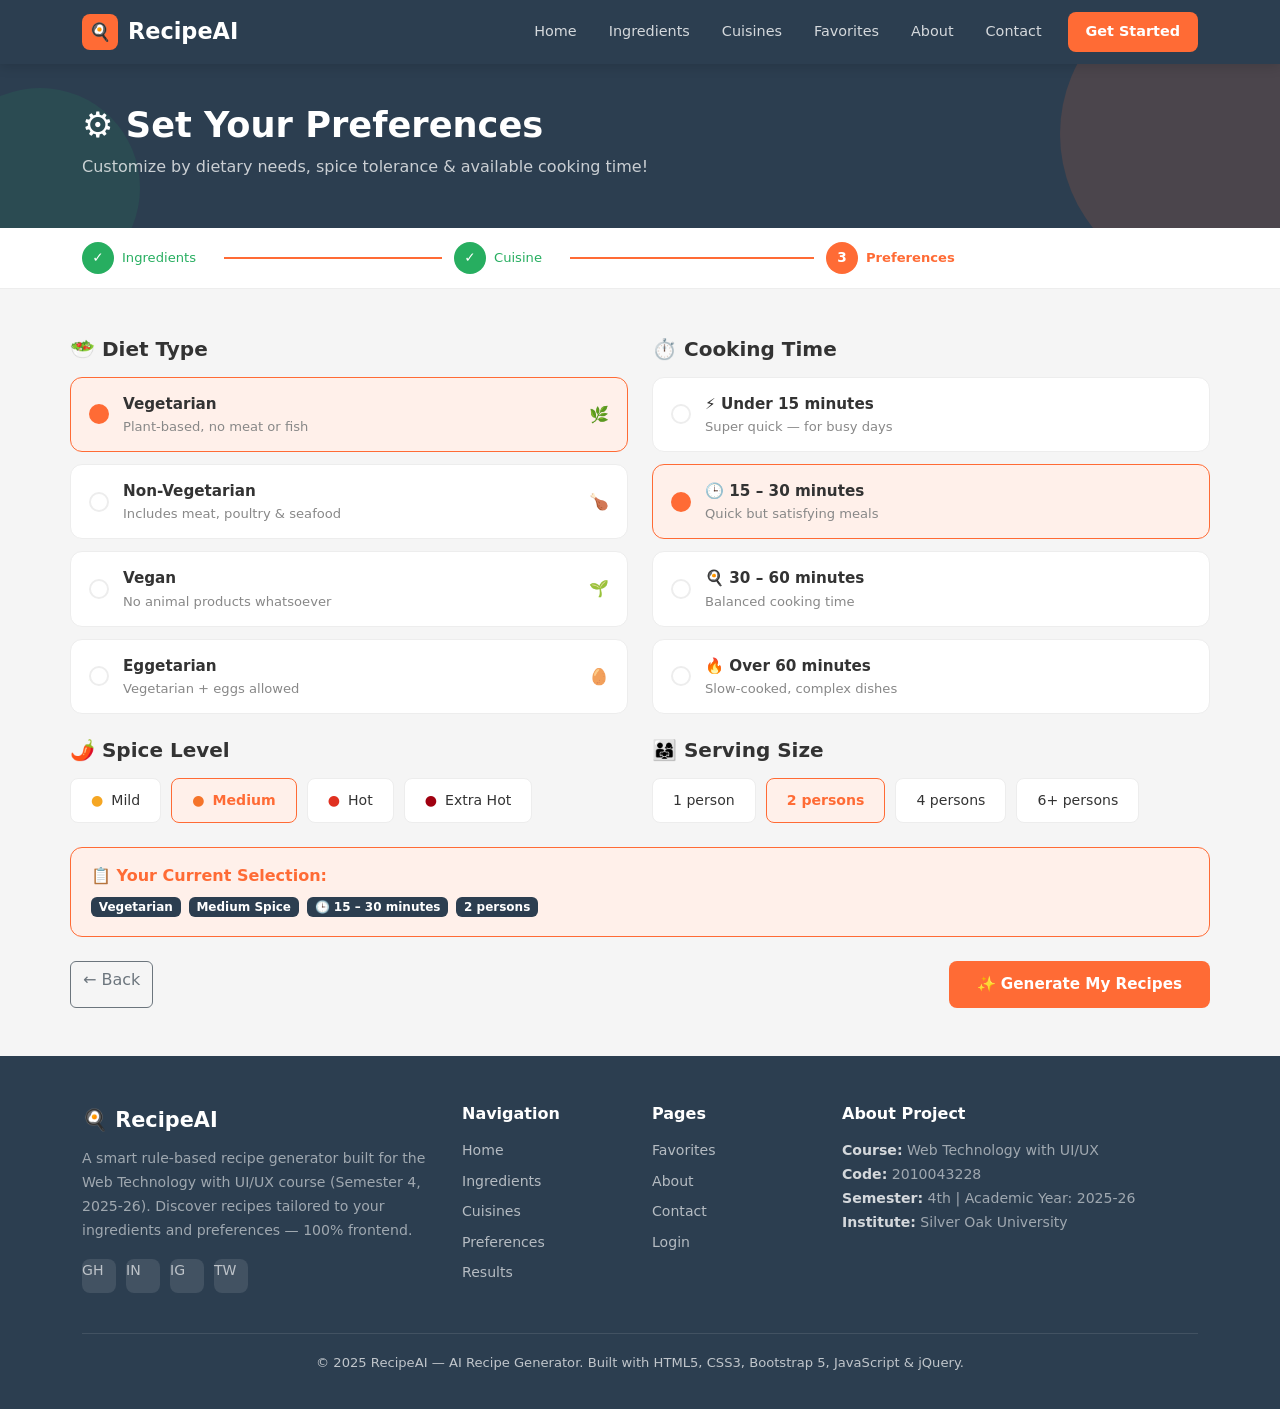
<file: Code/preferences.html>
<!DOCTYPE html>
<html lang="en">
<head>
  <meta charset="UTF-8">
  <meta name="viewport" content="width=device-width, initial-scale=1.0">
  <title>Set Preferences — RecipeAI</title>
  <link rel="stylesheet" href="https://cdn.jsdelivr.net/npm/bootstrap@5.3.2/dist/css/bootstrap.min.css">
  <link rel="stylesheet" href="assets/css/style.css">
</head>
<body>

  <div data-component="navbar"></div>

  <div class="page-header">
    <div class="container position-relative" style="z-index:1">
      <h1>⚙️ Set Your Preferences</h1>
      <p>Customize by dietary needs, spice tolerance &amp; available cooking time!</p>
    </div>
  </div>

  <div data-component="step-progress" data-active="3"></div>

  <div class="container section-gap-sm">
    <div class="row g-4">

      <!-- LEFT COLUMN: Diet Type + Spice Level -->
      <div class="col-lg-6">

        <!-- Diet Type -->
        <div class="mb-4">
          <h5 class="fw-bold mb-3">🥗 Diet Type</h5>
          <div class="option-group">
            <div class="option-row selected" data-group="diet" data-id="vegetarian">
              <div class="radio-dot"></div>
              <div>
                <div class="opt-label">Vegetarian</div>
                <div class="opt-desc">Plant-based, no meat or fish</div>
              </div>
              <span class="ms-auto">🌿</span>
            </div>
            <div class="option-row" data-group="diet" data-id="non-vegetarian">
              <div class="radio-dot"></div>
              <div>
                <div class="opt-label">Non-Vegetarian</div>
                <div class="opt-desc">Includes meat, poultry &amp; seafood</div>
              </div>
              <span class="ms-auto">🍗</span>
            </div>
            <div class="option-row" data-group="diet" data-id="vegan">
              <div class="radio-dot"></div>
              <div>
                <div class="opt-label">Vegan</div>
                <div class="opt-desc">No animal products whatsoever</div>
              </div>
              <span class="ms-auto">🌱</span>
            </div>
            <div class="option-row" data-group="diet" data-id="eggetarian">
              <div class="radio-dot"></div>
              <div>
                <div class="opt-label">Eggetarian</div>
                <div class="opt-desc">Vegetarian + eggs allowed</div>
              </div>
              <span class="ms-auto">🥚</span>
            </div>
          </div>
        </div>

        <!-- Spice Level -->
        <div class="mb-4">
          <h5 class="fw-bold mb-3">🌶️ Spice Level</h5>
          <div class="chip-group" data-group="spice">
            <div class="choice-chip" data-id="mild">
              <span style="color:#f5a623">●</span> Mild
            </div>
            <div class="choice-chip selected" data-id="medium">
              <span style="color:#f5742a">●</span> Medium
            </div>
            <div class="choice-chip" data-id="hot">
              <span style="color:#e03020">●</span> Hot
            </div>
            <div class="choice-chip" data-id="extra-hot">
              <span style="color:#a00010">●</span> Extra Hot
            </div>
          </div>
        </div>
      </div>

      <!-- RIGHT COLUMN: Cooking Time + Serving Size -->
      <div class="col-lg-6">

        <!-- Cooking Time -->
        <div class="mb-4">
          <h5 class="fw-bold mb-3">⏱️ Cooking Time</h5>
          <div class="option-group">
            <div class="option-row" data-group="time" data-id="under-15">
              <div class="radio-dot"></div>
              <div>
                <div class="opt-label">⚡ Under 15 minutes</div>
                <div class="opt-desc">Super quick — for busy days</div>
              </div>
            </div>
            <div class="option-row selected" data-group="time" data-id="15-30">
              <div class="radio-dot"></div>
              <div>
                <div class="opt-label">🕒 15 – 30 minutes</div>
                <div class="opt-desc">Quick but satisfying meals</div>
              </div>
            </div>
            <div class="option-row" data-group="time" data-id="30-60">
              <div class="radio-dot"></div>
              <div>
                <div class="opt-label">🍳 30 – 60 minutes</div>
                <div class="opt-desc">Balanced cooking time</div>
              </div>
            </div>
            <div class="option-row" data-group="time" data-id="over-60">
              <div class="radio-dot"></div>
              <div>
                <div class="opt-label">🔥 Over 60 minutes</div>
                <div class="opt-desc">Slow-cooked, complex dishes</div>
              </div>
            </div>
          </div>
        </div>

        <!-- Serving Size -->
        <div class="mb-4">
          <h5 class="fw-bold mb-3">👨‍👩‍👧 Serving Size</h5>
          <div class="chip-group" data-group="serving">
            <div class="choice-chip" data-id="1">1 person</div>
            <div class="choice-chip selected" data-id="2">2 persons</div>
            <div class="choice-chip" data-id="4">4 persons</div>
            <div class="choice-chip" data-id="6">6+ persons</div>
          </div>
        </div>
      </div>
    </div>

    <!-- Summary card -->
    <div class="alert mb-4"
      style="background:var(--primary-lt);border:1.5px solid var(--primary);border-radius:12px;padding:18px 20px;">
      <h6 class="fw-bold text-primary mb-2">📋 Your Current Selection:</h6>
      <div class="row g-2" id="prefSummary">
        <div class="col-auto"><span class="badge bg-secondary" id="sumDiet">Vegetarian</span></div>
        <div class="col-auto"><span class="badge bg-secondary" id="sumSpice">Medium Spice</span></div>
        <div class="col-auto"><span class="badge bg-secondary" id="sumTime">15–30 min</span></div>
        <div class="col-auto"><span class="badge bg-secondary" id="sumServing">2 persons</span></div>
      </div>
    </div>

    <div class="d-flex justify-content-between">
      <a href="cuisine.html" class="btn btn-outline-secondary">← Back</a>
      <button class="btn btn-primary-custom btn-lg" id="generateBtn">
        ✨ Generate My Recipes
      </button>
    </div>
  </div>

  <div data-component="footer"></div>

  <script src="https://cdn.jsdelivr.net/npm/bootstrap@5.3.2/dist/js/bootstrap.bundle.min.js"></script>
  <script src="https://code.jquery.com/jquery-3.7.1.min.js"></script>
  <script src="assets/js/recipes-data.js"></script>
  <script src="assets/js/components.js"></script>
  <script src="assets/js/app.js"></script>
  <script>
    $(document).ready(function () {

      function updateSummary() {
        $("#sumDiet").text($(".option-row.selected[data-group='diet']").find(".opt-label").text() || "Any");
        const spice = $(".chip-group[data-group='spice'] .choice-chip.selected").data("id");
        const time  = $(".option-row.selected[data-group='time']").find(".opt-label").text();
        const srv   = $(".chip-group[data-group='serving'] .choice-chip.selected").data("id");
        if (spice) $("#sumSpice").text(spice.charAt(0).toUpperCase() + spice.slice(1) + " Spice");
        if (time)  $("#sumTime").text(time);
        if (srv)   $("#sumServing").text(srv + " person" + (srv > 1 ? "s" : ""));
      }

      // Restore saved preferences
      const savedDiet    = sessionStorage.getItem("selectedDiet")    || "vegetarian";
      const savedSpice   = sessionStorage.getItem("selectedSpice")   || "medium";
      const savedTime    = sessionStorage.getItem("selectedTime")    || "15-30";
      const savedServing = sessionStorage.getItem("selectedServing") || "2";

      $(".option-row[data-group='diet']").removeClass("selected").filter(`[data-id="${savedDiet}"]`).addClass("selected");
      $(".chip-group[data-group='spice'] .choice-chip").removeClass("selected").filter(`[data-id="${savedSpice}"]`).addClass("selected");
      $(".option-row[data-group='time']").removeClass("selected").filter(`[data-id="${savedTime}"]`).addClass("selected");
      $(".chip-group[data-group='serving'] .choice-chip").removeClass("selected").filter(`[data-id="${savedServing}"]`).addClass("selected");

      updateSummary();

      // Diet selection
      $(".option-row").on("click", function () {
        const group = $(this).data("group");
        $(`[data-group="${group}"]`).removeClass("selected");
        $(this).addClass("selected");
        updateSummary();
      });

      // Chip selection
      $(".chip-group .choice-chip").on("click", function () {
        $(this).closest(".chip-group").find(".choice-chip").removeClass("selected");
        $(this).addClass("selected");
        updateSummary();
      });

      // Generate
      $("#generateBtn").on("click", function () {
        sessionStorage.setItem("selectedDiet",    $(".option-row.selected[data-group='diet']").data("id") || "vegetarian");
        sessionStorage.setItem("selectedSpice",   $(".chip-group[data-group='spice'] .choice-chip.selected").data("id") || "medium");
        sessionStorage.setItem("selectedTime",    $(".option-row.selected[data-group='time']").data("id") || "15-30");
        sessionStorage.setItem("selectedServing", $(".chip-group[data-group='serving'] .choice-chip.selected").data("id") || "2");

        $(this).html('<span class="spinner-border spinner-border-sm me-2"></span>Generating Recipes…').prop("disabled", true);
        setTimeout(() => { window.location.href = "results.html"; }, 1200);
      });
    });
  </script>
</body>
</html>
</file>
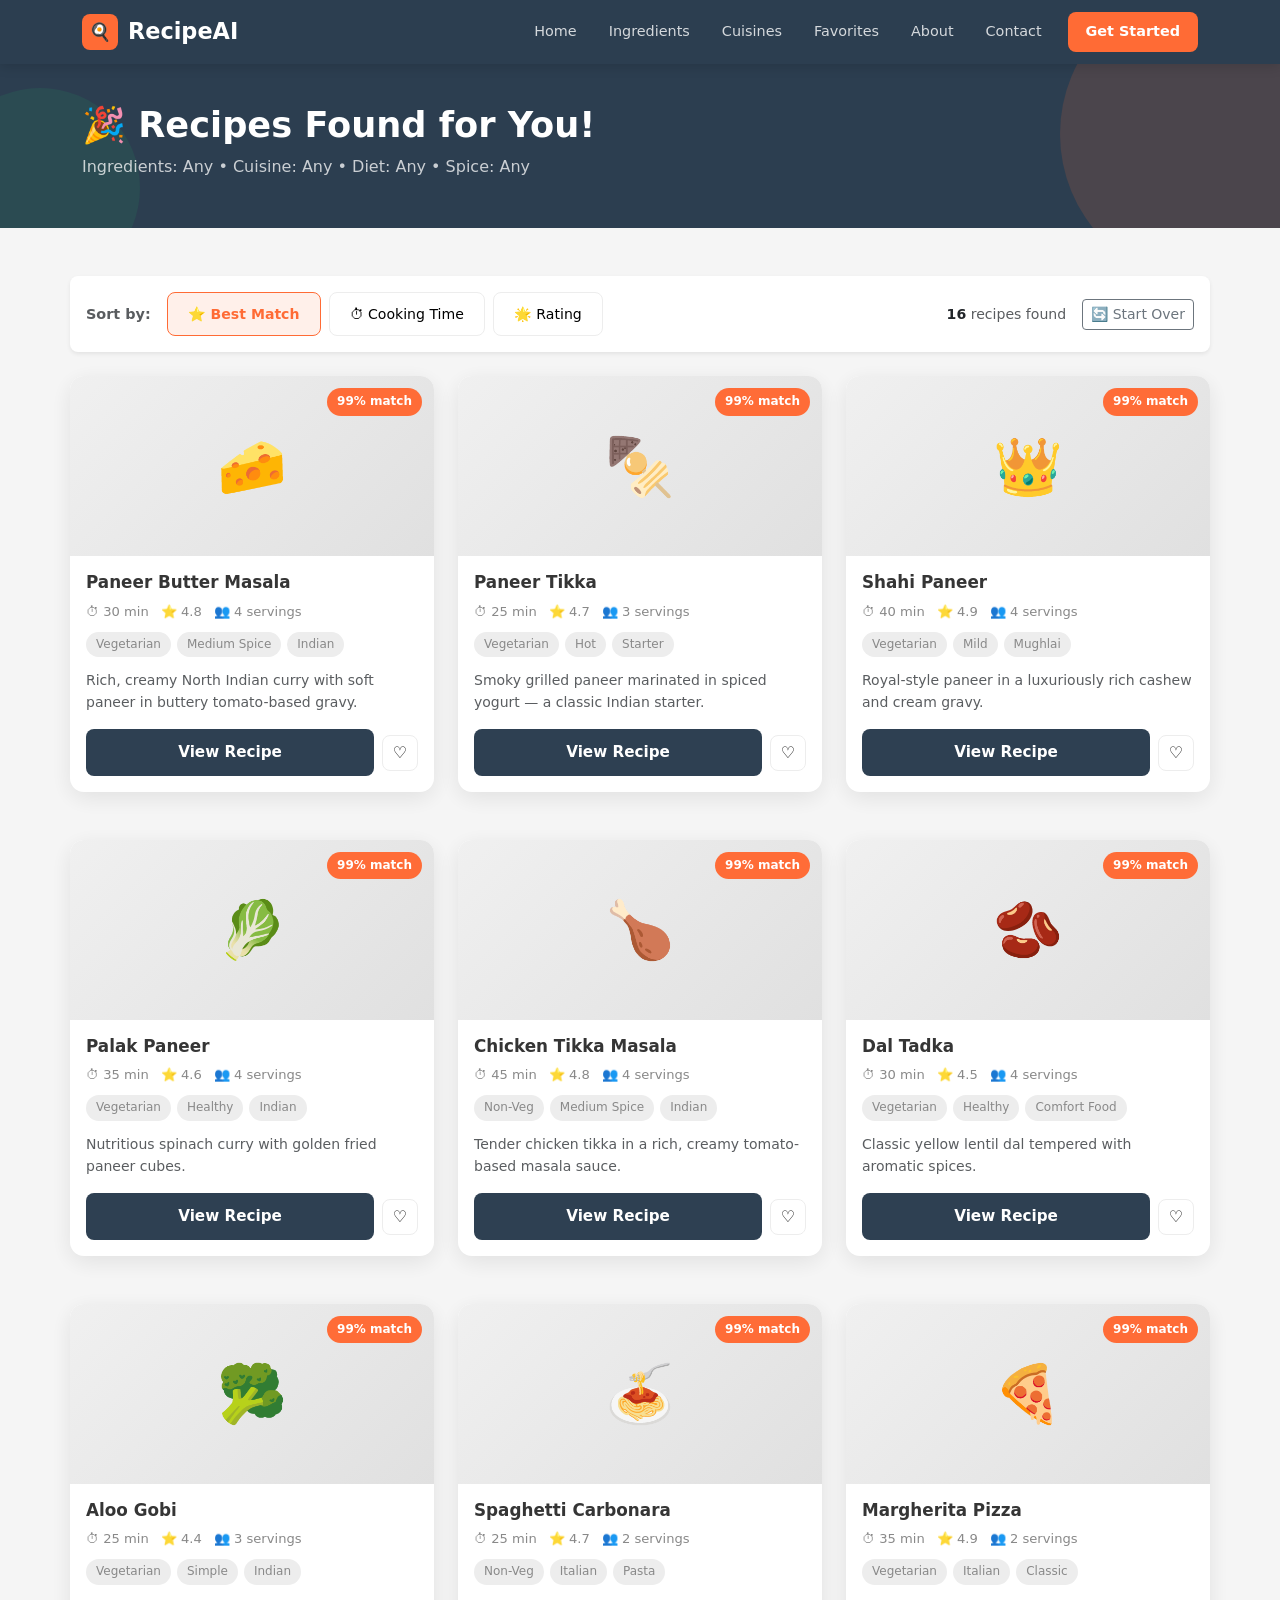
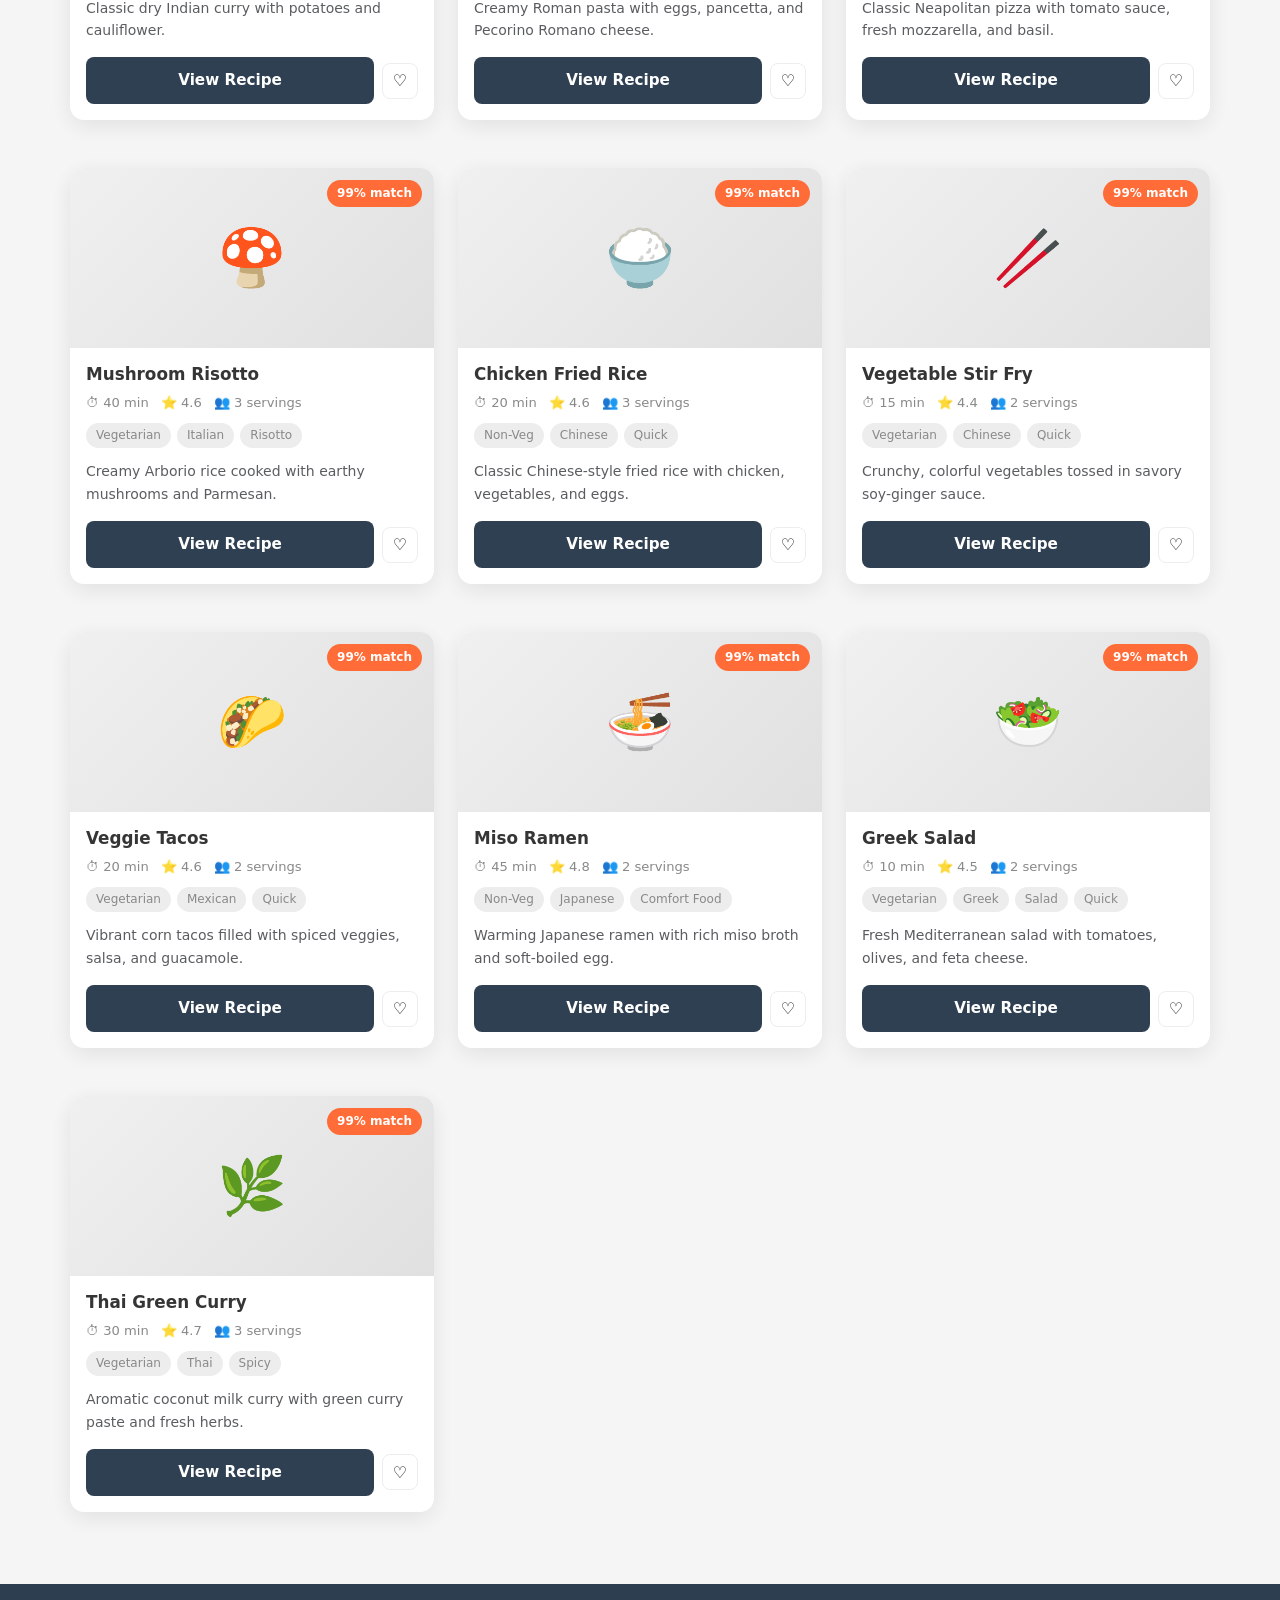
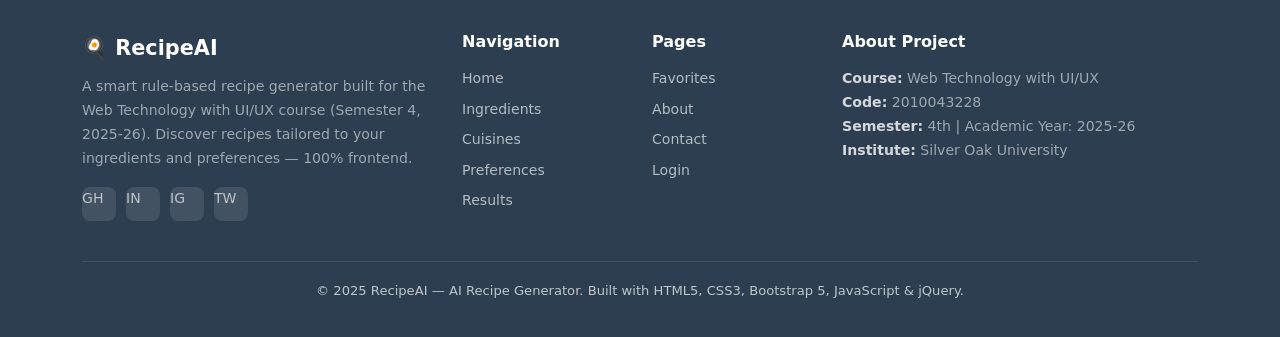
<file: Code/results.html>
<!DOCTYPE html>
<html lang="en">
<head>
  <meta charset="UTF-8">
  <meta name="viewport" content="width=device-width, initial-scale=1.0">
  <title>Recipe Results — RecipeAI</title>
  <link rel="stylesheet" href="https://cdn.jsdelivr.net/npm/bootstrap@5.3.2/dist/css/bootstrap.min.css">
  <link rel="stylesheet" href="assets/css/style.css">
</head>
<body>

  <div data-component="navbar"></div>

  <!-- Header -->
  <div class="page-header">
    <div class="container position-relative" style="z-index:1">
      <h1>🎉 Recipes Found for You!</h1>
      <p id="filterSummary">Loading your preferences…</p>
    </div>
  </div>

  <div class="container section-gap-sm">

    <!-- Filter Bar -->
    <div class="d-flex flex-wrap align-items-center gap-3 mb-4 p-3 bg-white rounded-3 shadow-sm">
      <span class="text-muted fw-600" style="font-size:0.9rem;font-weight:600">Sort by:</span>
      <div class="d-flex gap-2 flex-wrap">
        <button class="sort-btn choice-chip selected" data-sort="match">⭐ Best Match</button>
        <button class="sort-btn choice-chip" data-sort="time">⏱ Cooking Time</button>
        <button class="sort-btn choice-chip" data-sort="rating">🌟 Rating</button>
      </div>
      <div class="ms-auto">
        <span class="text-muted" style="font-size:0.88rem">
          <strong class="text-dark" id="resultCount">0</strong> recipes found
        </span>
      </div>
      <a href="ingredients.html" class="btn btn-outline-secondary btn-sm">🔄 Start Over</a>
    </div>

    <!-- Loading Spinner -->
    <div id="loadingSpinner" class="loading-spinner" style="display:none">
      <div class="spinner"></div>
      <p class="text-muted">Finding the best recipes for you…</p>
    </div>

    <!-- Results Grid -->
    <div class="row g-4" id="resultsContainer"></div>

  </div>

  <div data-component="footer"></div>

  <script src="https://cdn.jsdelivr.net/npm/bootstrap@5.3.2/dist/js/bootstrap.bundle.min.js"></script>
  <script src="https://code.jquery.com/jquery-3.7.1.min.js"></script>
  <script src="assets/js/recipes-data.js"></script>
  <script src="assets/js/components.js"></script>
  <script src="assets/js/app.js"></script>
  <script>
    $(document).ready(function () {
      initResultsPage();
    });
  </script>
</body>
</html>
</file>
<file: Code/assets/css/style.css>
/* ================================================================
   RecipeAI — Custom Stylesheet
   Web Technology with UI/UX | Semester 4 | 2025-26
================================================================ */

/* ── CSS Variables ─────────────────────────────────────────── */
:root {
  --primary:    #FF6B35;
  --primary-lt: #fff0ea;
  --secondary:  #2C3E50;
  --accent:     #27AE60;
  --bg:         #F5F5F5;
  --white:      #FFFFFF;
  --dark:       #333333;
  --gray:       #888888;
  --light-gray: #EDEDED;
  --card-shadow: 0 6px 24px rgba(0,0,0,0.09);
  --radius:     14px;
  --radius-sm:  8px;
  --transition: 0.25s ease;
}

/* ── Reset & Base ──────────────────────────────────────────── */
*, *::before, *::after { box-sizing: border-box; margin: 0; padding: 0; }

body {
  font-family: 'Segoe UI', system-ui, -apple-system, sans-serif;
  background: var(--bg);
  color: var(--dark);
  line-height: 1.6;
  min-height: 100vh;
}

a { text-decoration: none; color: inherit; }
img { max-width: 100%; display: block; }
ul { list-style: none; }

/* ── Scrollbar ─────────────────────────────────────────────── */
::-webkit-scrollbar { width: 6px; }
::-webkit-scrollbar-track { background: var(--bg); }
::-webkit-scrollbar-thumb { background: var(--primary); border-radius: 3px; }

/* ── Utility Classes ───────────────────────────────────────── */
.text-primary   { color: var(--primary) !important; }
.text-secondary { color: var(--secondary) !important; }
.text-accent    { color: var(--accent) !important; }
.bg-primary     { background: var(--primary) !important; }
.bg-secondary   { background: var(--secondary) !important; }
.bg-accent      { background: var(--accent) !important; }
.section-gap    { padding: 72px 0; }
.section-gap-sm { padding: 48px 0; }

/* ── Navbar ────────────────────────────────────────────────── */
.navbar-custom {
  background: var(--secondary);
  padding: 0 0;
  min-height: 64px;
  box-shadow: 0 2px 12px rgba(0,0,0,0.15);
  position: sticky;
  top: 0;
  z-index: 1000;
}

.navbar-brand {
  font-size: 1.4rem;
  font-weight: 700;
  color: var(--white) !important;
  display: flex;
  align-items: center;
  gap: 10px;
}

.navbar-brand .brand-icon {
  background: var(--primary);
  border-radius: 8px;
  width: 36px;
  height: 36px;
  display: flex;
  align-items: center;
  justify-content: center;
  font-size: 1.1rem;
}

.navbar-custom .nav-link {
  color: rgba(255,255,255,0.8) !important;
  font-size: 0.9rem;
  font-weight: 500;
  padding: 8px 14px !important;
  border-radius: var(--radius-sm);
  transition: var(--transition);
}

.navbar-custom .nav-link:hover,
.navbar-custom .nav-link.active {
  color: var(--white) !important;
  background: rgba(255,107,53,0.2);
}

.navbar-custom .nav-cta {
  background: var(--primary);
  color: var(--white) !important;
  border-radius: var(--radius-sm);
  padding: 8px 18px !important;
  font-weight: 600;
  transition: var(--transition);
}

.navbar-custom .nav-cta:hover {
  background: #e05a22;
  transform: translateY(-1px);
}

.navbar-toggler {
  border-color: rgba(255,255,255,0.3) !important;
}
.navbar-toggler-icon {
  filter: invert(1);
}

/* ── Page Section Headers ──────────────────────────────────── */
.page-header {
  background: var(--secondary);
  padding: 40px 0 32px;
  position: relative;
  overflow: hidden;
}

.page-header::before {
  content: '';
  position: absolute;
  top: -80px; right: -80px;
  width: 300px; height: 300px;
  background: var(--primary);
  border-radius: 50%;
  opacity: 0.15;
}

.page-header::after {
  content: '';
  position: absolute;
  bottom: -60px; left: -60px;
  width: 200px; height: 200px;
  background: var(--accent);
  border-radius: 50%;
  opacity: 0.12;
}

.page-header h1 { color: var(--white); font-size: 2.2rem; font-weight: 700; }
.page-header p  { color: rgba(255,255,255,0.75); font-size: 1rem; margin-top: 6px; }

/* ── Progress Bar (multi-step) ─────────────────────────────── */
.step-progress {
  background: var(--white);
  border-bottom: 1px solid var(--light-gray);
  padding: 14px 0;
}

.step-progress .steps {
  display: flex;
  align-items: center;
  gap: 0;
}

.step-item {
  display: flex;
  align-items: center;
  gap: 8px;
  flex: 1;
  position: relative;
}

.step-item:not(:last-child)::after {
  content: '';
  flex: 1;
  height: 2px;
  background: var(--light-gray);
  margin: 0 12px;
}

.step-item.done:not(:last-child)::after,
.step-item.active:not(:last-child)::after {
  background: var(--primary);
}

.step-circle {
  width: 32px; height: 32px;
  border-radius: 50%;
  background: var(--light-gray);
  color: var(--gray);
  display: flex;
  align-items: center;
  justify-content: center;
  font-size: 0.85rem;
  font-weight: 600;
  flex-shrink: 0;
  transition: var(--transition);
}

.step-item.active .step-circle {
  background: var(--primary);
  color: var(--white);
}

.step-item.done .step-circle {
  background: var(--accent);
  color: var(--white);
}

.step-label { font-size: 0.82rem; color: var(--gray); font-weight: 500; }
.step-item.active .step-label { color: var(--primary); font-weight: 600; }
.step-item.done .step-label   { color: var(--accent); }

/* ── Buttons ───────────────────────────────────────────────── */
.btn-primary-custom {
  background: var(--primary);
  color: var(--white);
  border: none;
  border-radius: var(--radius-sm);
  padding: 12px 28px;
  font-size: 0.95rem;
  font-weight: 600;
  cursor: pointer;
  transition: var(--transition);
  display: inline-flex;
  align-items: center;
  gap: 8px;
}

.btn-primary-custom:hover {
  background: #e05a22;
  transform: translateY(-2px);
  box-shadow: 0 4px 16px rgba(255,107,53,0.4);
  color: var(--white);
}

.btn-outline-custom {
  background: transparent;
  color: var(--primary);
  border: 2px solid var(--primary);
  border-radius: var(--radius-sm);
  padding: 10px 24px;
  font-size: 0.95rem;
  font-weight: 600;
  cursor: pointer;
  transition: var(--transition);
}

.btn-outline-custom:hover {
  background: var(--primary);
  color: var(--white);
}

.btn-secondary-custom {
  background: var(--secondary);
  color: var(--white);
  border: none;
  border-radius: var(--radius-sm);
  padding: 12px 28px;
  font-size: 0.95rem;
  font-weight: 600;
  transition: var(--transition);
}

.btn-secondary-custom:hover {
  background: #1a252f;
  color: var(--white);
}

/* ── Cards ─────────────────────────────────────────────────── */
.recipe-card {
  background: var(--white);
  border-radius: var(--radius);
  box-shadow: var(--card-shadow);
  overflow: hidden;
  transition: transform var(--transition), box-shadow var(--transition);
  height: 100%;
  display: flex;
  flex-direction: column;
}

.recipe-card:hover {
  transform: translateY(-6px);
  box-shadow: 0 12px 36px rgba(0,0,0,0.14);
}

.recipe-card .card-img-wrap {
  height: 180px;
  background: linear-gradient(135deg, #f0f0f0, #e0e0e0);
  display: flex;
  align-items: center;
  justify-content: center;
  font-size: 3.5rem;
  position: relative;
  overflow: hidden;
}

.recipe-card .card-img-wrap .match-badge {
  position: absolute;
  top: 12px; right: 12px;
  background: var(--primary);
  color: var(--white);
  font-size: 0.75rem;
  font-weight: 700;
  padding: 4px 10px;
  border-radius: 20px;
}

.recipe-card .card-body { padding: 16px; flex: 1; display: flex; flex-direction: column; }
.recipe-card .card-title { font-size: 1.05rem; font-weight: 700; margin-bottom: 8px; }
.recipe-card .card-meta  { font-size: 0.82rem; color: var(--gray); margin-bottom: 10px; display: flex; gap: 12px; flex-wrap: wrap; }
.recipe-card .card-tags  { display: flex; flex-wrap: wrap; gap: 6px; margin-bottom: 12px; }
.recipe-card .card-tag   { background: var(--light-gray); color: var(--gray); font-size: 0.75rem; padding: 3px 10px; border-radius: 20px; }
.recipe-card .card-actions { margin-top: auto; display: flex; gap: 8px; align-items: center; }

.fav-btn {
  width: 36px; height: 36px;
  border: 1.5px solid var(--light-gray);
  border-radius: var(--radius-sm);
  background: var(--white);
  font-size: 1rem;
  cursor: pointer;
  display: flex; align-items: center; justify-content: center;
  transition: var(--transition);
}

.fav-btn:hover, .fav-btn.active {
  background: #fff0ea;
  border-color: var(--primary);
  color: var(--primary);
}

.fav-btn.active { color: var(--primary); }

/* ── Ingredient / Cuisine / Preference Selection ─────────── */
.ingredient-tag {
  display: inline-flex;
  align-items: center;
  gap: 6px;
  padding: 10px 16px;
  background: var(--white);
  border: 1.5px solid var(--light-gray);
  border-radius: var(--radius-sm);
  cursor: pointer;
  transition: var(--transition);
  font-size: 0.9rem;
  font-weight: 500;
  user-select: none;
}

.ingredient-tag:hover {
  border-color: var(--primary);
  background: var(--primary-lt);
}

.ingredient-tag.selected {
  border-color: var(--primary);
  background: var(--primary-lt);
  color: var(--primary);
  font-weight: 600;
}

.ingredient-tag .checkmark {
  width: 18px; height: 18px;
  background: var(--primary);
  border-radius: 50%;
  color: var(--white);
  font-size: 0.65rem;
  display: none;
  align-items: center;
  justify-content: center;
}

.ingredient-tag.selected .checkmark { display: flex; }

/* Cuisine cards */
.cuisine-card {
  border-radius: var(--radius);
  padding: 24px;
  cursor: pointer;
  border: 2px solid transparent;
  box-shadow: var(--card-shadow);
  transition: var(--transition);
  background: var(--white);
  text-align: center;
}

.cuisine-card:hover {
  transform: translateY(-4px);
  box-shadow: 0 10px 30px rgba(0,0,0,0.12);
}

.cuisine-card.selected {
  border-color: var(--primary);
  background: var(--primary-lt);
}

.cuisine-card .cuisine-emoji { font-size: 2.8rem; margin-bottom: 10px; }
.cuisine-card h5 { font-weight: 700; margin-bottom: 6px; font-size: 1.05rem; }
.cuisine-card p  { font-size: 0.83rem; color: var(--gray); line-height: 1.4; }
.cuisine-card .sel-check {
  display: none;
  background: var(--primary);
  color: var(--white);
  border-radius: 50%;
  width: 24px; height: 24px;
  align-items: center;
  justify-content: center;
  font-size: 0.75rem;
  position: absolute;
  top: 12px; right: 12px;
}
.cuisine-card { position: relative; }
.cuisine-card.selected .sel-check { display: flex; }

/* Option rows (diet / time) */
.option-row {
  background: var(--white);
  border-radius: 12px;
  border: 1.5px solid var(--light-gray);
  padding: 14px 18px;
  cursor: pointer;
  transition: var(--transition);
  display: flex;
  align-items: center;
  gap: 14px;
  margin-bottom: 12px;
}

.option-row:hover { border-color: var(--primary); background: var(--primary-lt); }
.option-row.selected { border-color: var(--primary); background: var(--primary-lt); }
.option-row .radio-dot {
  width: 20px; height: 20px;
  border-radius: 50%;
  border: 2px solid var(--light-gray);
  flex-shrink: 0;
  transition: var(--transition);
}
.option-row.selected .radio-dot { background: var(--primary); border-color: var(--primary); }
.option-row .opt-label { font-weight: 600; font-size: 0.95rem; }
.option-row .opt-desc  { font-size: 0.82rem; color: var(--gray); }

/* Spice / Serving chips */
.chip-group { display: flex; gap: 10px; flex-wrap: wrap; }
.choice-chip {
  padding: 10px 20px;
  border-radius: var(--radius-sm);
  border: 1.5px solid var(--light-gray);
  background: var(--white);
  cursor: pointer;
  font-size: 0.88rem;
  font-weight: 500;
  transition: var(--transition);
  display: flex;
  align-items: center;
  gap: 8px;
}
.choice-chip:hover { border-color: var(--primary); }
.choice-chip.selected { border-color: var(--primary); background: var(--primary-lt); color: var(--primary); font-weight: 600; }

/* ── Recipe Detail ─────────────────────────────────────────── */
.recipe-detail-hero {
  background: var(--secondary);
  padding: 40px 0 30px;
  position: relative;
  overflow: hidden;
}

.recipe-detail-hero::before {
  content: '';
  position: absolute;
  top: -100px; right: -100px;
  width: 400px; height: 400px;
  background: var(--primary);
  border-radius: 50%;
  opacity: 0.15;
}

.recipe-detail-hero h1 { color: var(--white); font-size: 2.4rem; font-weight: 700; }
.recipe-detail-hero p  { color: rgba(255,255,255,0.75); font-size: 1rem; margin-top: 8px; }

.meta-pill {
  background: rgba(255,255,255,0.12);
  border-radius: 12px;
  padding: 12px 20px;
  text-align: center;
  color: var(--white);
}

.meta-pill .meta-value { font-size: 1rem; font-weight: 700; display: block; }
.meta-pill .meta-label { font-size: 0.75rem; opacity: 0.75; }

.ingredient-list-item {
  display: flex;
  align-items: center;
  gap: 12px;
  padding: 12px 0;
  border-bottom: 1px solid var(--light-gray);
  font-size: 0.92rem;
}

.ingredient-list-item:last-child { border-bottom: none; }
.ingredient-list-item .dot {
  width: 10px; height: 10px;
  background: var(--primary);
  border-radius: 50%;
  flex-shrink: 0;
}

.step-card {
  background: var(--white);
  border-radius: 12px;
  padding: 16px;
  display: flex;
  gap: 16px;
  align-items: flex-start;
  margin-bottom: 12px;
  box-shadow: 0 2px 10px rgba(0,0,0,0.05);
}

.step-num {
  width: 38px; height: 38px;
  background: var(--primary);
  border-radius: 50%;
  color: var(--white);
  font-weight: 700;
  font-size: 0.95rem;
  display: flex;
  align-items: center;
  justify-content: center;
  flex-shrink: 0;
}

/* ── Favorites ─────────────────────────────────────────────── */
.fav-card {
  background: var(--white);
  border-radius: var(--radius);
  overflow: hidden;
  box-shadow: var(--card-shadow);
  transition: transform var(--transition);
  height: 100%;
}

.fav-card:hover { transform: translateY(-4px); }
.fav-card .fav-img { height: 140px; background: linear-gradient(135deg, #f0f0f0, #e0e0e0); display: flex; align-items: center; justify-content: center; font-size: 3rem; position: relative; }
.fav-card .fav-heart { position: absolute; top: 10px; right: 10px; background: rgba(255,255,255,0.9); border-radius: 50%; width: 34px; height: 34px; display: flex; align-items: center; justify-content: center; cursor: pointer; font-size: 1rem; transition: var(--transition); }
.fav-card .fav-heart:hover { background: #fff0ea; color: var(--primary); }
.fav-card .fav-body { padding: 14px; }
.fav-card .fav-title { font-weight: 700; font-size: 1rem; margin-bottom: 6px; }
.fav-card .fav-meta  { font-size: 0.8rem; color: var(--gray); margin-bottom: 12px; }
.fav-card .fav-actions { display: flex; gap: 8px; }

/* ── About Page ─────────────────────────────────────────────── */
.tech-card {
  background: var(--white);
  border-radius: 12px;
  padding: 20px;
  display: flex;
  align-items: center;
  gap: 16px;
  box-shadow: 0 2px 12px rgba(0,0,0,0.06);
  transition: var(--transition);
}
.tech-card:hover { transform: translateY(-3px); box-shadow: var(--card-shadow); }
.tech-icon { font-size: 2rem; width: 52px; height: 52px; background: var(--primary-lt); border-radius: 12px; display: flex; align-items: center; justify-content: center; flex-shrink: 0; }
.tech-card h6 { font-weight: 700; margin-bottom: 2px; font-size: 0.95rem; }
.tech-card p  { font-size: 0.82rem; color: var(--gray); margin: 0; }

/* ── Contact Form ───────────────────────────────────────────── */
.contact-info-card {
  background: var(--white);
  border-radius: var(--radius);
  padding: 22px;
  display: flex;
  align-items: flex-start;
  gap: 16px;
  box-shadow: var(--card-shadow);
  margin-bottom: 16px;
  transition: var(--transition);
}
.contact-info-card:hover { transform: translateX(4px); }
.contact-icon { width: 52px; height: 52px; background: var(--primary-lt); border-radius: 50%; display: flex; align-items: center; justify-content: center; font-size: 1.4rem; flex-shrink: 0; }
.contact-info-card h6 { font-weight: 700; margin-bottom: 2px; }
.contact-info-card p  { margin: 0; font-size: 0.85rem; color: var(--gray); }
.contact-info-card .detail { font-size: 0.95rem; color: var(--dark); font-weight: 600; margin-bottom: 2px; }

.form-card {
  background: var(--white);
  border-radius: 20px;
  padding: 36px;
  box-shadow: 0 8px 32px rgba(0,0,0,0.1);
}

.form-control-custom {
  border: 1.5px solid var(--light-gray);
  border-radius: var(--radius-sm);
  padding: 12px 16px;
  font-size: 0.9rem;
  transition: var(--transition);
  width: 100%;
  background: var(--bg);
  outline: none;
  color: var(--dark);
}

.form-control-custom:focus {
  border-color: var(--primary);
  background: var(--white);
  box-shadow: 0 0 0 3px rgba(255,107,53,0.12);
}

textarea.form-control-custom { resize: vertical; min-height: 130px; }

.form-label-custom { font-size: 0.85rem; font-weight: 600; color: var(--dark); margin-bottom: 6px; display: block; }

/* ── Hero (Home) ────────────────────────────────────────────── */
.hero-section {
  background: var(--secondary);
  min-height: 520px;
  position: relative;
  overflow: hidden;
  display: flex;
  align-items: center;
}

.hero-section::before {
  content: '';
  position: absolute;
  top: -120px; right: -120px;
  width: 480px; height: 480px;
  background: var(--primary);
  border-radius: 50%;
  opacity: 0.2;
}

.hero-section::after {
  content: '';
  position: absolute;
  bottom: -80px; right: 120px;
  width: 300px; height: 300px;
  background: var(--accent);
  border-radius: 50%;
  opacity: 0.12;
}

.hero-section h1  { font-size: 3.2rem; font-weight: 800; color: var(--white); line-height: 1.15; }
.hero-section p   { color: rgba(255,255,255,0.8); font-size: 1.1rem; margin: 16px 0 28px; }
.hero-badge       { background: rgba(255,107,53,0.2); color: var(--primary); font-size: 0.82rem; font-weight: 600; padding: 6px 14px; border-radius: 20px; display: inline-block; margin-bottom: 14px; border: 1px solid rgba(255,107,53,0.3); }

.hero-stats {
  background: rgba(255,255,255,0.1);
  backdrop-filter: blur(10px);
  border-radius: 12px;
  padding: 16px 24px;
  margin-top: 28px;
  display: flex;
  gap: 32px;
  width: fit-content;
}

.hero-stat .value { font-size: 1.5rem; font-weight: 800; color: var(--primary); }
.hero-stat .label { font-size: 0.8rem; color: rgba(255,255,255,0.7); }

/* ── Feature Cards ──────────────────────────────────────────── */
.feature-card {
  background: var(--white);
  border-radius: var(--radius);
  padding: 28px;
  box-shadow: var(--card-shadow);
  transition: transform var(--transition), box-shadow var(--transition);
  height: 100%;
}

.feature-card:hover { transform: translateY(-6px); box-shadow: 0 14px 40px rgba(0,0,0,0.12); }
.feature-icon { width: 56px; height: 56px; background: var(--primary-lt); border-radius: 14px; display: flex; align-items: center; justify-content: center; font-size: 1.6rem; margin-bottom: 16px; }
.feature-card h5 { font-weight: 700; font-size: 1.05rem; margin-bottom: 8px; }
.feature-card p  { font-size: 0.88rem; color: var(--gray); line-height: 1.6; }

/* ── Auth Card ──────────────────────────────────────────────── */
.auth-card {
  background: var(--white);
  border-radius: 20px;
  padding: 36px 40px;
  box-shadow: 0 10px 40px rgba(0,0,0,0.12);
}

.auth-tabs {
  background: var(--light-gray);
  border-radius: 10px;
  padding: 4px;
  display: flex;
  margin-bottom: 28px;
}

.auth-tab {
  flex: 1;
  padding: 10px;
  border-radius: 8px;
  text-align: center;
  font-weight: 600;
  font-size: 0.9rem;
  cursor: pointer;
  color: var(--gray);
  border: none;
  background: transparent;
  transition: var(--transition);
}

.auth-tab.active {
  background: var(--primary);
  color: var(--white);
  box-shadow: 0 2px 8px rgba(255,107,53,0.35);
}

.social-btn {
  border: 1.5px solid var(--light-gray);
  border-radius: var(--radius-sm);
  padding: 10px 16px;
  background: var(--white);
  font-size: 0.9rem;
  font-weight: 500;
  cursor: pointer;
  transition: var(--transition);
  display: flex;
  align-items: center;
  justify-content: center;
  gap: 8px;
  width: 100%;
}

.social-btn:hover { border-color: var(--primary); background: var(--primary-lt); }
.social-btn-fb { background: #3B5998; color: var(--white); border-color: #3B5998; }
.social-btn-fb:hover { background: #2d4373; }

.divider {
  display: flex;
  align-items: center;
  gap: 12px;
  color: var(--gray);
  font-size: 0.85rem;
  margin: 18px 0;
}
.divider::before, .divider::after { content: ''; flex: 1; height: 1px; background: var(--light-gray); }

/* ── Spinner / Loading ──────────────────────────────────────── */
.loading-spinner {
  display: none;
  text-align: center;
  padding: 40px;
}

.spinner {
  width: 48px; height: 48px;
  border: 4px solid var(--light-gray);
  border-top-color: var(--primary);
  border-radius: 50%;
  animation: spin 0.8s linear infinite;
  margin: 0 auto 12px;
}

@keyframes spin { to { transform: rotate(360deg); } }

/* ── Toast ──────────────────────────────────────────────────── */
.toast-container { position: fixed; top: 80px; right: 20px; z-index: 9999; }
.toast-msg {
  background: var(--secondary);
  color: var(--white);
  padding: 12px 20px;
  border-radius: 10px;
  font-size: 0.9rem;
  margin-bottom: 8px;
  box-shadow: 0 4px 16px rgba(0,0,0,0.2);
  border-left: 4px solid var(--primary);
  animation: slideIn 0.3s ease;
  display: flex;
  align-items: center;
  gap: 10px;
}
.toast-msg.success { border-left-color: var(--accent); }
.toast-msg.error   { border-left-color: #e74c3c; }

@keyframes slideIn { from { transform: translateX(100%); opacity: 0; } to { transform: translateX(0); opacity: 1; } }

/* ── Footer ─────────────────────────────────────────────────── */
.footer {
  background: var(--secondary);
  color: rgba(255,255,255,0.7);
  padding: 48px 0 20px;
}

.footer h5 { color: var(--white); font-weight: 700; margin-bottom: 16px; font-size: 1rem; }
.footer a  { color: rgba(255,255,255,0.65); font-size: 0.88rem; display: block; margin-bottom: 8px; transition: var(--transition); }
.footer a:hover { color: var(--primary); padding-left: 4px; }
.footer .footer-brand { font-size: 1.3rem; font-weight: 700; color: var(--white); margin-bottom: 10px; }
.footer .footer-desc  { font-size: 0.88rem; color: rgba(255,255,255,0.55); line-height: 1.7; }
.footer-bottom { border-top: 1px solid rgba(255,255,255,0.1); padding-top: 18px; margin-top: 32px; text-align: center; font-size: 0.82rem; }
.social-links { display: flex; gap: 10px; margin-top: 14px; }
.social-link {
  width: 34px; height: 34px;
  background: rgba(255,255,255,0.1);
  border-radius: 8px;
  display: flex;
  align-items: center;
  justify-content: center;
  color: var(--white);
  font-size: 0.85rem;
  transition: var(--transition);
}
.social-link:hover { background: var(--primary); color: var(--white); }

/* ── Animations ─────────────────────────────────────────────── */
.fade-in  { animation: fadeIn  0.5s ease both; }
.slide-up { animation: slideUp 0.5s ease both; }

@keyframes fadeIn  { from { opacity: 0; }              to { opacity: 1; } }
@keyframes slideUp { from { opacity: 0; translateY(20px); } to { opacity: 1; transform: translateY(0); } }

/* ── Responsive ─────────────────────────────────────────────── */
@media (max-width: 768px) {
  .hero-section h1  { font-size: 2rem; }
  .hero-stats       { flex-wrap: wrap; gap: 16px; }
  .page-header h1   { font-size: 1.6rem; }
  .auth-card        { padding: 24px 20px; }
  .form-card        { padding: 24px 20px; }
  .step-label       { display: none; }
}

@media (max-width: 576px) {
  .hero-section h1 { font-size: 1.6rem; }
  .cuisine-card    { padding: 16px; }
}

/* ── No-results state ───────────────────────────────────────── */
.empty-state {
  text-align: center;
  padding: 60px 20px;
}
.empty-state .empty-icon { font-size: 4rem; margin-bottom: 16px; }
.empty-state h4 { font-weight: 700; margin-bottom: 8px; }
.empty-state p  { color: var(--gray); }
</file>
